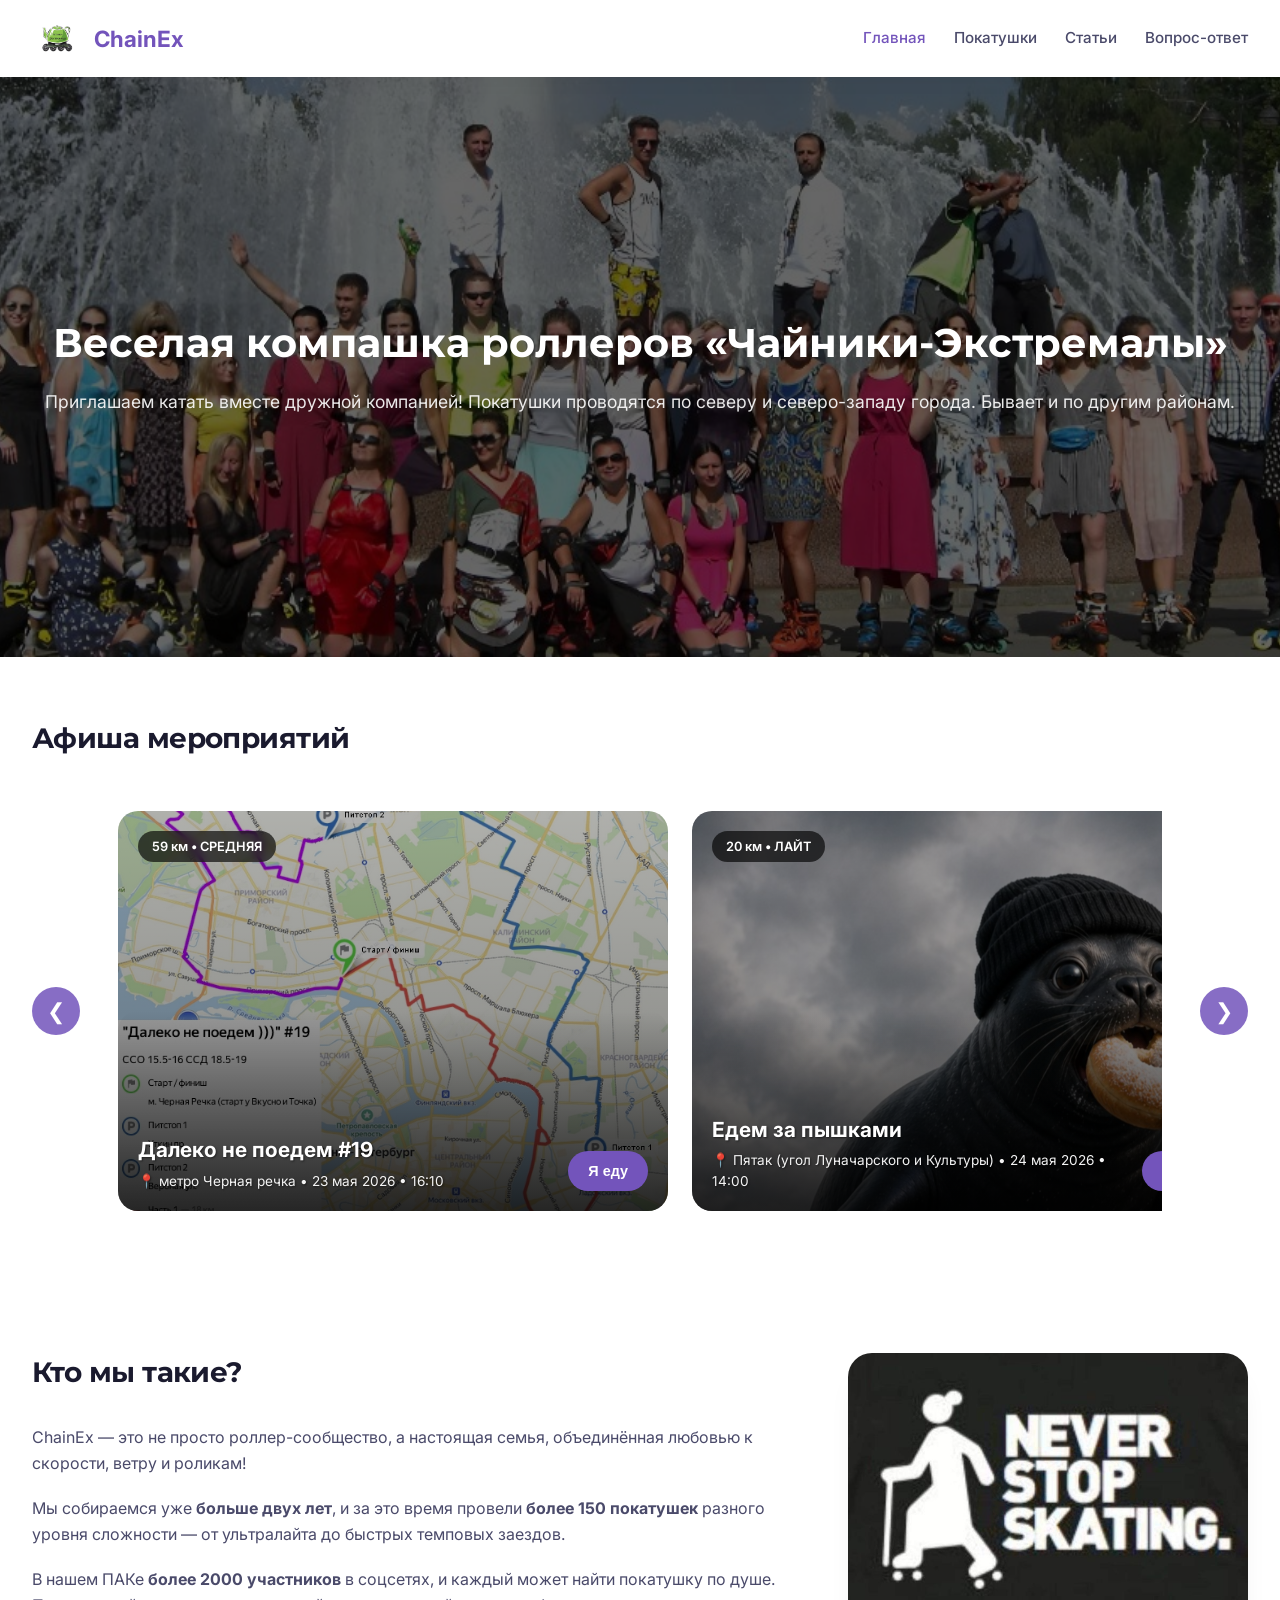
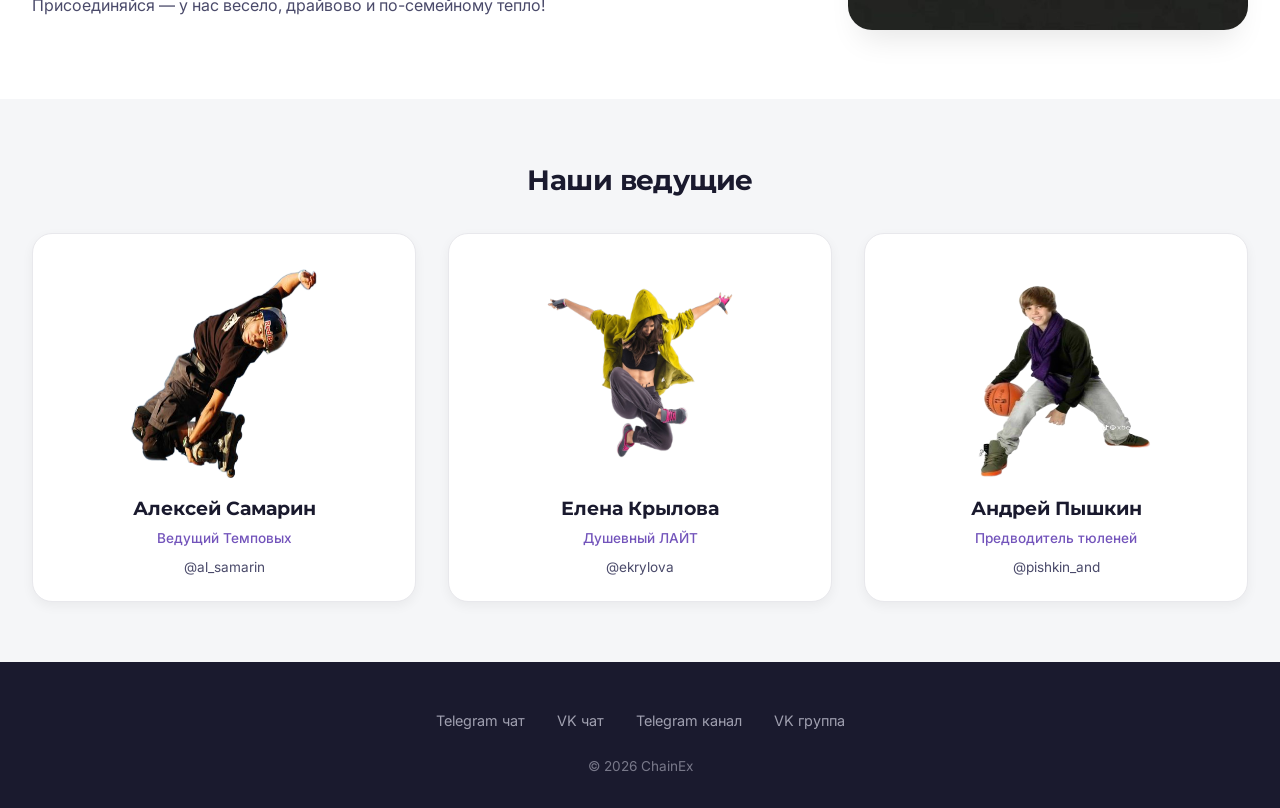
<file: index.html>
<!DOCTYPE html>
<html lang="ru">
<head>
    <meta charset="UTF-8">
    <meta name="viewport" content="width=device-width, initial-scale=1.0">
    <title>ChainEx — Роллер сообщество</title>
    <link rel="preconnect" href="https://fonts.googleapis.com">
    <link rel="preconnect" href="https://fonts.gstatic.com" crossorigin>
    <link href="https://fonts.googleapis.com/css2?family=Inter:opsz,wght@14..32,400;14..32,500;14..32,600;14..32,700&family=Montserrat:wght@400;500;600;700;800&display=swap" rel="stylesheet">
    <link rel="stylesheet" href="css/style.css">
</head>
<body>
    <header class="header">
        <div class="header__container">
            <div class="header__logo-wrapper">
                <img src="images/logo.png" alt="ChainEx" class="header__logo-img" onerror="this.style.display='none'; this.nextSibling.style.display='block'">
                <a href="index.html" class="header__logo">ChainEx</a>
            </div>
            <div class="header__burger" id="burger">☰</div>
            <nav class="header__nav" id="nav">
                <a href="index.html" class="header__link header__link--active">Главная</a>
                <a href="rides.html" class="header__link">Покатушки</a>
                <a href="articles.html" class="header__link">Статьи</a>
                <a href="faq.html" class="header__link">Вопрос-ответ</a>
            </nav>
        </div>
    </header>

    <main>
        <section class="hero hero--with-bg">
            <div class="hero__bg">
                <img src="images/hero-bg.jpg" alt="Роллеры" class="hero__image" onerror="this.style.display='none'">
            </div>
            <div class="container hero__content">
                <h1 class="hero__title">Веселая компашка роллеров «Чайники-Экстремалы»</h1>
                <p class="hero__subtitle">Приглашаем катать вместе дружной компанией! Покатушки проводятся по северу и северо-западу города. Бывает и по другим районам.</p>
            </div>
        </section>

        <section class="carousel-section">
            <div class="container">
                <h1 class="section-title section-title--left">Афиша мероприятий</h1>
                <div class="carousel">
                    <button class="carousel__btn carousel__btn--prev" id="carouselPrev">❮</button>
                    <div class="carousel__track-container">
                        <div class="carousel__track" id="carouselTrack"></div>
                    </div>
                    <button class="carousel__btn carousel__btn--next" id="carouselNext">❯</button>
                </div>
            </div>
        </section>

        <section class="about-community">
            <div class="container">
                <div class="about-community__wrapper">
                    <div class="about-community__text">
                        <h1 class="section-title section-title--left">Кто мы такие?</h1>
                        <p>ChainEx — это не просто роллер-сообщество, а настоящая семья, объединённая любовью к скорости, ветру и роликам!</p>
                        <p>Мы собираемся уже <strong>больше двух лет</strong>, и за это время провели <strong>более 150 покатушек</strong> разного уровня сложности — от ультралайта до быстрых темповых заездов.</p>
                        <p>В нашем ПАКе <strong>более 2000 участников</strong> в соцсетях, и каждый может найти покатушку по душе. Присоединяйся — у нас весело, драйвово и по-семейному тепло!</p>
                    </div>
                    <div class="about-community__image">
                        <img src="images/aboutus.jpg" alt="ChainEx community" onerror="this.src='https://placehold.co/400x300?text=ChainEx'">
                    </div>
                </div>
            </div>
        </section>

        <section class="leaders">
            <div class="container">
                <h1 class="section-title">Наши ведущие</h1>
                <div class="leaders__grid">
                    <div class="leader-card">
                        <img src="images/ved1.png" alt="Алексей Самарин" class="leader-card__img">
                        <h3>Алексей Самарин</h3>
                        <p>Ведущий Темповых</p>
                        <div class="leader-card__contacts">@al_samarin</div>
                    </div>
                    <div class="leader-card">
                        <img src="images/ved2.png" alt="Елена Крылова" class="leader-card__img">
                        <h3>Елена Крылова</h3>
                        <p>Душевный ЛАЙТ</p>
                        <div class="leader-card__contacts">@ekrylova</div>
                    </div>
                    <div class="leader-card">
                        <img src="images/ved3.png" alt="Андрей Пышкин" class="leader-card__img">
                        <h3>Андрей Пышкин</h3>
                        <p>Предводитель тюленей</p>
                        <div class="leader-card__contacts">@pishkin_and</div>
                    </div>
                </div>
            </div>
        </section>
    </main>

    <footer class="footer">
        <div class="footer__container">
            <div class="footer__social">
                <a href="https://t.me/+fnqPfX-vsQVmZWNi">Telegram чат</a>
                <a href="https://vk.me/join/92tXtql44DBd1jFhWO5o3m31cNhzG6LH1RU=">VK чат</a>
                <a href="https://t.me/chainexpak">Telegram канал</a>
                <a href="https://vk.com/chainex">VK группа</a>
            </div>
            <p>© 2026 ChainEx</p>
        </div>
    </footer>

    <script src="js/main.js"></script>
    <script src="js/carousel.js"></script>
</body>
</html>
</file>
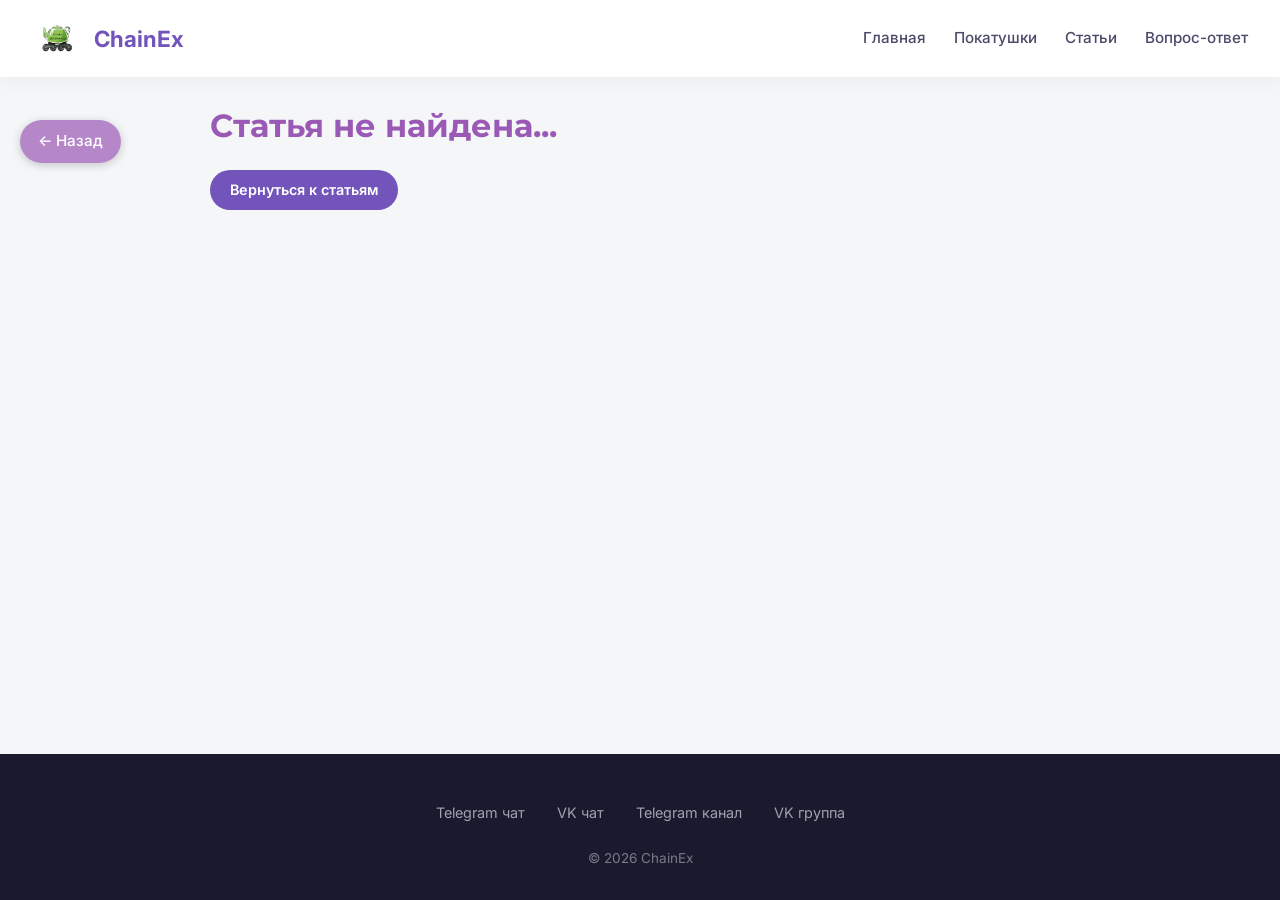
<file: article.html>
<!DOCTYPE html>
<html lang="ru">
<head>
    <meta charset="UTF-8">
    <meta name="viewport" content="width=device-width, initial-scale=1.0">
    <title>ChainEx — Статья</title>
    <link rel="preconnect" href="https://fonts.googleapis.com">
    <link rel="preconnect" href="https://fonts.gstatic.com" crossorigin>
    <link href="https://fonts.googleapis.com/css2?family=Inter:opsz,wght@14..32,400;14..32,600;14..32,700&family=Poppins:wght@400;600;700&display=swap" rel="stylesheet">
    <link rel="stylesheet" href="css/style.css">
    <style>
        body {
            display: flex;
            flex-direction: column;
            min-height: 100vh;
            background: #f5f6f8;
        }
        main {
            flex: 1;
            padding-top: 30px;
            background: #f5f6f8;
        }
        .article-simple {
            max-width: 900px;
            margin: 0 auto;
            background: transparent;
            padding: 0 20px 40px;
        }
        .article-simple h1 {
            color: #9b59b6;
            margin-bottom: 20px;
            font-size: 2rem;
        }
        .article-simple h2 {
            margin-top: 30px;
            margin-bottom: 15px;
            color: #2c3e50;
        }
        .article-simple p {
            font-size: 1rem;
            line-height: 1.6;
            margin-bottom: 1rem;
        }
        .article-simple h3 {
            margin-top: 20px;
            margin-bottom: 10px;
            color: #9b59b6;
        }
        .test-buttons {
            display: flex;
            gap: 15px;
            flex-wrap: wrap;
            margin: 20px 0;
        }
        .info-box {
            background: #ffffff;
            padding: 20px;
            border-radius: 15px;
            margin-top: 20px;
        }
        .article-img {
            width: 100%;
            max-width: 500px;
            border-radius: 20px;
            margin: 20px auto;
            display: block;
        }
        .fixed-back-btn {
            position: fixed;
            top: 120px;
            left: 20px;
            z-index: 1000;
            background: rgba(155, 89, 182, 0.7);
            backdrop-filter: blur(4px);
            color: white;
            padding: 10px 18px;
            border-radius: 40px;
            text-decoration: none;
            font-weight: 500;
            font-size: 0.95rem;
            transition: all 0.3s ease;
            display: flex;
            align-items: center;
            gap: 6px;
            border: none;
            cursor: pointer;
            box-shadow: 0 2px 10px rgba(0,0,0,0.2);
        }
        .fixed-back-btn:hover {
            background: rgba(155, 89, 182, 0.9);
            transform: translateX(-3px);
        }
        @media (max-width: 768px) {
            .fixed-back-btn {
                top: 100px;
                left: 15px;
                padding: 6px 14px;
                font-size: 0.85rem;
            }
        }
    </style>
</head>
<body>
    <a href="articles.html" class="fixed-back-btn">← Назад</a>

    <header class="header">
        <div class="header__container">
            <div class="header__logo-wrapper">
                <img src="images/logo.png" alt="ChainEx" class="header__logo-img" onerror="this.style.display='none'; this.nextSibling.style.display='block'">
                <a href="index.html" class="header__logo">ChainEx</a>
            </div>
            <div class="header__burger" id="burger">☰</div>
            <nav class="header__nav" id="nav">
                <a href="index.html" class="header__link">Главная</a>
                <a href="rides.html" class="header__link">Покатушки</a>
                <a href="articles.html" class="header__link">Статьи</a>
                <a href="faq.html" class="header__link">Вопрос-ответ</a>
            </nav>
        </div>
    </header>

    <main>
        <div class="container">
            <div id="articleContent" class="article-simple">Загрузка...</div>
        </div>
    </main>

    <footer class="footer">
        <div class="footer__container">
            <div class="footer__social">
                <a href="https://t.me/+fnqPfX-vsQVmZWNi">Telegram чат</a>
                <a href="https://vk.me/join/92tXtql44DBd1jFhWO5o3m31cNhzG6LH1RU=">VK чат</a>
                <a href="https://t.me/chainexpak">Telegram канал</a>
                <a href="https://vk.com/chainex">VK группа</a>
            </div>
            <p>© 2026 ChainEx</p>
        </div>
    </footer>

    <script src="js/main.js"></script>
    <script>
        const articlesData = [
            {
                id: 1,
                title: "Направления в роллер спорте",
                content: `
                    <p>Давайте разберёмся, что же из себя представляют нижеперечисленные дисциплины и кому они подойдут:</p>
                    <h3>СЛАЙДЫ</h3>
                    <p>Дисциплина включает себя красивые и сложные элементы торможения на специальной слайдовой (скользкой) дорожке. Оценивается сложность элементов, их протяжённость (сколько метров идёт скольжение) и комбинация (несколько элементов, вытекающие друг за другом, за один проезд).</p>
                    <p>Подойдёт для трудолюбивых, усидчивых ребят, готовые повторять один и тот же элемент на протяжении долгого времени.</p>
                    <img src="images/articles/1-1.jpg" alt="Роллер спорт" class="article-img">
                    <h3>ПРЫЖКИ</h3>
                    <p>Состоят из нескольких номинаций - прыжки в длину, прыжки в высоту через планку и прыжки в высоту с трамплина. Оценивается максимальная высота/длина прыжка.</p>
                    <p>Дисциплина подойдёт как для трудолюбивых и спокойных спортсменов, так и для активных, смелых ребят.</p>
                    <img src="images/articles/1-2.jpg" alt="Роллер спорт" class="article-img">
                    <h3>ФРИСКЕЙТ</h3>
                    <p>Это экстремальное катание по городу на роликовых коньках, основными элементами которого являются высокая скорость при преодолении препятствий в виде лестниц и бордюров. Включает в себя изучение базовых слайдов, прыжков и катание в скейт-парке.</p>
                    <p>Идеально подойдёт для смелых непоседливых ребят, которым нравится разнообразие и импровизация!</p>
                    <img src="images/articles/1-3.jpg" alt="Роллер спорт" class="article-img">
                    <h3>СПИДСКЕЙТИНГ</h3>
                    <p>Преодоление различных дистанций (300/500/1000/3000/5000/... метров) на время. Спортсмены бегут на открытом или закрытом треке по кругу.</p>
                    <p>Хорошо подойдёт энергичным, выносливым, трудолюбивым ребятам, которым нравится скорость!</p>
                    <img src="images/articles/1-4.jpg" alt="Роллер спорт" class="article-img">
                    <h3>ФРИСТАЙЛ СЛАЛОМ</h3>
                    <p>Совмещает в себе фигурное катание со слаломными элементами на дорожке из 20 конусов. Оценивается чистота исполнения, сложность элементов и общий вид номера (музыка + костюм + элементы).</p>
                    <p>Понравится ребятам, пришедшим из танцев или фигурного катания. Для того чтобы достичь хороших результатов понадобится терпение, усидчивость и готовность отрабатывать одно и то же по много-много-много раз.</p>
                    <img src="images/articles/1-5.jpg" alt="Роллер спорт" class="article-img">
                    <h3>СКОРОСТНОЙ СЛАЛОМ</h3>
                    <p>Преодоление 20 конусов в ряд на одной ноге змейкой на время.</p>
                    <p>Дисциплина подойдёт как для трудолюбивых и спокойных спортсменов, так и для активных и энергичных ребят!</p>
                    <img src="images/articles/1-6.jpg" alt="Роллер спорт" class="article-img">
                    <div class="info-box">
                        <p>💡 Если всё ещё не можешь определиться — попробуйте всего по чуть-чуть и посмотрите, что больше всего вам понравится!</p>
                    </div>
                `
            },
            {
                id: 2,
                title: "Тест: какие ролики тебе подходят?",
                content: "test"
            },
            {
                id: 3,
                title: "Езда по городу",
                content: `
                    <p>Во время покатушки роллеры должны следовать за ведущим, соблюдать безопасную дистанцию и смотреть на специальные знаки (жесты):</p>
                    <h3>Сигналы жестами</h3>
                    <ul>
                        <li><strong>👆 Прямая рука поднятая вверх</strong> – сигнал торможения в связи с приближением перекрёстка, препятствия и прочих объектов, где необходимо сбавлять скорость;</li>
                        <li><strong>🙌 Две руки (прямые) поднятые вверх</strong> – сигнал ПОЛНОЙ остановки, например, перед светофором, переходом или участком с отсутствием асфальта;</li>
                        <li><strong>👉 Прямая рука вправо/влево</strong> – указатель поворота;</li>
                        <li><strong>👏 Хлопанье руками (либо защитой на запястье)</strong> – сигнал начала движения.</li>
                    </ul>
                    <div class="info-box">
                        <p>⚠️ <strong>ВСЕ СИГНАЛЫ ПЕРЕДАЮТСЯ ОТ НАЧАЛА КОЛОННЫ ПО ЦЕПОЧКЕ К КОНЦУ КОЛОННЫ!</strong> Сигналы необходимо держать несколько секунд, чтобы его увидели.</p>
                    </div>
                    <p>Данные жесты используются для организации движения колонны и безопасности её движения. Если вы на массовой покатушке, то должны смотреть на впереди едущего роллера и передавать его сигналы едущим за вами.</p>
                    <h3>Правила движения по тротуару</h3>
                    <p>Роллер по действующим законам не является участником дорожного движения и должен передвигаться по тротуарам, но роллерам частенько приходится двигаться по проезжей части. Поэтому для роллера существуют определённые правила, направленные на его безопасность и адекватное понимание со стороны пешеходов и автомобилистов:</p>
                    <ul>
                        <li><strong>Разъезжаться с пешеходами без столкновений!</strong> Если пешеход движется вам навстречу – лучше заранее сманеврировать, приняв сторону, к которой вы хотите прижаться, и не выполнять резких движений. Если же вы сами не уверены в своих силах – лучше немного притормозить и разъехаться на меньшей скорости.</li>
                        <li><strong>Не смотреть пешеходу в глаза и не выказывать испуг</strong> – это поможет избежать паники.</li>
                        <li><strong>Обгонять пешехода со спины</strong> – в том же направлении, в котором движется пешеход. Роллер передвигается бесшумно, поэтому пешеход не "дернется" в вашу сторону в последний момент.</li>
                        <li><strong>Предупреждать пешеходов окликом или звоночком.</strong> Если вы движетесь в начале большой колонны – предупреждайте пешеходов, что за вами едет ещё много таких же!</li>
                        <li><strong>Дать понять, куда вы хотите поехать.</strong> Помните: тротуар – это территория людей, движущихся со скоростью 5 км/ч, а основа безопасности при движении в потоке – движение со скоростью потока!</li>
                    </ul>
                    <h3>Правила движения по проезжей части</h3>
                    <p>Езда по дорогам – мера вынужденная: либо отсутствует нормальный тротуар, либо покатушка быстрая, а по дороге ехать значительно быстрее. По сути, роллеры на дорогах – вне закона!</p>
                    <ul>
                        <li><strong>Ехать по дороге можно</strong>, если на дороге минимум две полосы для одного направления движения и на них низкий трафик. На трёх и более полосных дорогах крайняя правая полоса обычно свободна – там есть место для роллера.</li>
                        <li><strong>Перед выездом на дорогу оцените ситуацию</strong> и убедитесь, что машин мало и места достаточно.</li>
                        <li><strong>Роллер занимает более широкую полосу</strong>, чем велосипедист, едет медленнее и не может так же резко тормозить!</li>
                        <li><strong>Двигаясь по крайней правой полосе, всегда слушайте звук приближающегося транспорта</strong> (либо оглядывайтесь), при необходимости прижимайтесь к обочине.</li>
                        <li><strong>Смотрите под ноги</strong> – следите за ливнёвками, люками (особенно открытыми), песком и камнями у обочины.</li>
                        <li><strong>О любой опасности предупреждайте поднятой вверх рукой</strong> (сигнал торможения).</li>
                    </ul>
                    <h3>Пересечение перекрёстков</h3>
                    <p>Роллер не может совершать маневры на дороге так же, как автомобиль. Двигаемся мы как автомобиль по крайней правой, а маневры совершаем как пешеход.</p>
                    <ul>
                        <li><strong>Не ждите, что автомобили вас пропустят</strong> – лучше пропустите их сами, либо перейдите дорогу по пешеходному переходу.</li>
                        <li><strong>Главное правило</strong> – пропускать автомобиль, либо сначала убедиться, что он вас пропускает!</li>
                        <li><strong>Показывайте знаки поворота</strong> – это одно из немногих, что водители понимают в движении роллера.</li>
                    </ul>
                    <div class="info-box">
                        <p><strong>В тёмное время суток</strong> позаботьтесь, чтобы вас было видно! В идеале – красный мигающий фонарь сзади и белый фонарь спереди. Минимум – светоотражающие наклейки, нашивки или браслеты. Самые жуткие аварии происходят в темноте!</p>
                    </div>
                `
            },
            {
                id: 4,
                title: "Катание на роликах — это полезно!",
                content: `
                    <p>Катание на роликах - это не только весело, но ещё и полезно!</p>
                    <ul>
                        <li> во время катания на роликах у детей равномерно развиваются все группы мышц и начинает расти мышечная масса;</li>
                        <li> ролики очень хорошо развивают координацию, баланс, контроль равновесия - ребёнок учится контролировать и управлять своим телом, начинает меньше падать и ему становиться легче заниматься другими видами спорта;</li>
                        <li> при неправильной постановке стоп ролики помогут ее скорректрировать, так как толчок на роликах идёт в положении ног галочкой (пятки вместе, носочки широко) и по-другому ехать просто не получится;</li>
                        <li> телодвижения становятся более пластичными;</li>
                        <li> повышается выносливость организма, при езде на длинные дистанции или против ветра (станет гораздо легче сдавать зачёты по физкультуре);</li>
                        <li> очень легко найти единомышленников на улице или на занятиях в роллершколах для совместных покатушек и прогулок по городу;</li>
                        <li> всегда есть чему учиться! В роллерспорте очень большой выбор дисциплин, обязательно найдется занятие, подходящее характеру и темпераменту ребёнка;</li>
                        <li> ролики помогают расслабиться после интенсивной мозговой деятельности (после контрольных работ в школе или во время экзаменов), снять нервное напряжение, снять напряжение со спины после долгого сидения и получить удовольствие от катания (при физических нагрузках идёт выделение гормона счастья);</li>
                        <li> при регулярных нагрузках будет уходить лишний вес, так как на роликах совмещается кардио и силовая нагрузка;</li>
                        <li> катание на роликах станет отличным способом проведения свободного времени в кругу друзей и альтернативой компьютерным играм.</li>
                    </ul>
                    <div class="info-box">
                        <p style="margin: 0;">Катайся с удовольствием и будь здоров!</p>
                    </div>
                `
            },
            {
                id: 5,
                title: "Как ухаживать за роликами?",
                content: `
                    <p>Катание на роликах становится все более популярным. Однако далеко не все райдеры знают, как правильно ухаживать за коньками, чтобы они служили как можно дольше. Ходовая часть роликов изнашивается от попадания внутрь грязи, песка, воды из луж. Колеса неравномерно стираются, оси прикипают, внутренник пропитывается потом.</p>
                    <p>Регулярный своевременный уход продлевает срок службы деталей. Чистые смазанные коньки хорошо катятся и не вызывают у роллера дискомфорта.</p>
                    <h3>Общий осмотр</h3>
                    <p>Начинающим райдерам важно выработать привычку проверять ролики после каждой поездки, чтобы вовремя обнаружить и устранить дефекты. Во время осмотра особое внимание следует обратить на следующие элементы:</p>
                    <ul>
                        <li><strong>Подшипники</strong> — мелкий мусор и влага попадают внутрь через зазоры пылезащитных пластин, смазка уплотняется и комкуется, поэтому шарики начинают ржаветь и хуже вращаться. В итоге райдеру приходится тратить время на раскатывание роликов или чаще менять подшипники.</li>
                        <li><strong>Колеса</strong> — из-за неравномерной нагрузки они быстрее деформируются и становятся несимметричными. Перестановка колес позволяет замедлить этот процесс и дольше кататься, не меняя весь комплект.</li>
                        <li><strong>Ботинки</strong> — грязь и пыль с пластиковых деталей может попадать в крепления и подвижные элементы. Поэтому ботинки рекомендуется очищать после каждого катания. Лайнеры, впитавшие пот от ног, сушат или стирают, чтобы удалить неприятный запах.</li>
                    </ul>
                    <h3>Чистка подшипников</h3>
                    <p>Важнейший элемент роликовых коньков требует особенно бережного отношения. От состояния подшипников зависит, насколько быстрым, комфортным и безопасным будет ваше катание. Чтобы кататься быстрее и дольше без замены подшипников, их нужно вовремя обслуживать.</p>
                    <p><strong>Для промывки подшипников понадобятся:</strong></p>
                    <ul>
                        <li>бензин (можно использовать уайт-спирит или специальный очиститель для подшипников);</li>
                        <li>ёмкость с крышкой (например, небольшая стеклянная банка);</li>
                        <li>пластиковая бутылка для отработанного бензина;</li>
                        <li>низкая ёмкость с плоским дном;</li>
                        <li>воронка;</li>
                        <li>деревянная палочка для насадки подшипника.</li>
                    </ul>
                    <div class="info-box">
                        <p>💡Бензин отлично растворяет и смывает любые смазки вместе с налипшей на них грязью и песком. Не стоит пытаться использовать для промывки различные растворители — остатки старой смазки могут загустеть.</p>
                    </div>
                    <p><strong>Процесс чистки:</strong></p>
                    <ol>
                        <li>Извлеките подшипники из колёс.</li>
                        <li>Определите тип подшипника (разборные / неразборные). У разборных снимите стопорное кольцо и пыльник.</li>
                        <li>Поместите все подшипники в банку и залейте бензином так, чтобы он покрыл их полностью.</li>
                        <li>Закройте крышку и встряхивайте банку в течение нескольких минут.</li>
                        <li>Оставьте на 10–15 минут, затем снова встряхните.</li>
                        <li>На палочку наденьте подшипник и опустите в бензин, прокручивая его до полного очищения.</li>
                        <li>Промойте пыльники и стопорные кольца.</li>
                        <li>Выложите все детали на чистую бумагу или ткань для просушки.</li>
                    </ol>
                    <p>Отработанный бензин слейте в отдельную бутылку — он пригодится для следующей чистки (после отстаивания осадка чистый слой можно использовать повторно 5–7 раз).</p>
                    <h3>Смазка подшипников</h3>
                    <p>После полной просушки можно приступать к смазке. Для обработки подшипников применяют:</p>
                    <ul>
                        <li><strong>Пластичные составы (Grease)</strong> — производятся на литиевой основе. Обладают большей вязкостью, обеспечивают больший ресурс и лучше защищают от пыли и грязи. Рекомендуется использовать ЛИТОЛ-24 или зарубежные аналоги.</li>
                        <li><strong>Жидкие смазки (Oil)</strong> — обеспечивают максимальную лёгкость вращения, но требуют частого обслуживания (каждые 60–100 км). Подходят для подшипников класса ABEC 5 и выше.</li>
                    </ul>
                    <div class="info-box">
                        <p>⚠️ Не рекомендуется самостоятельно смешивать разные типы смазок или добавлять смазку поверх старой — лучше полностью промыть подшипник и нанести свежую смазку (около 30% от внутреннего объёма). Не переусердствуйте с количеством — избыток смазки ухудшает вращение и повышает износ.</p>
                    </div>
                    <h3>Уход за колесами</h3>
                    <p>Перед установкой колёс на раму оцените их износ. Ротация (перестановка) колёс продлевает их срок службы, возвращает роликам маневренность и скорость.</p>
                    <ul>
                        <li><strong>Перекрёстная схема</strong> — самый распространённый способ, увеличивает ресурс колёс примерно на 30%. Подходит при равномерной нагрузке на все колёса.</li>
                        <li><strong>Индивидуальная схема</strong> — при неравномерном износе (например, при длительном катании с упором на одну сторону) колёса сортируют по размеру и переставляют самые изношенные на 1 позицию.</li>
                    </ul>
                    <h3>Уход за ботинками</h3>
                    <p>Во время катания на ботинках оседает пыль, остаются следы грязи и травы. Чтобы они долго сохраняли аккуратный вид:</p>
                    <ul>
                        <li>Пластиковые части достаточно протирать влажной тряпкой после каждой поездки.</li>
                        <li>Лайнеры (внутренние ботинки) рекомендуется регулярно сушить и при необходимости стирать согласно инструкции производителя.</li>
                        <li>Храните ролики в сухом месте, избегайте длительного воздействия прямых солнечных лучей и влаги.</li>
                    </ul>
                    <div class="info-box">
                        <p>Своевременный уход за роликами — залог долгой и безопасной езды. Уделяйте конькам немного внимания, и они отблагодарят вас комфортным катанием!</p>
                    </div>
                `
            }
        ];

        const urlParams = new URLSearchParams(window.location.search);
        const articleId = parseInt(urlParams.get('id'));
        const article = articlesData.find(a => a.id === articleId);
        const container = document.getElementById('articleContent');

        if (article) {
            if (article.content === "test") {
                container.innerHTML = `
                    <h1>${article.title}</h1>
                    <div id="testContainer">
                        <p><strong>1. Что ты хочешь от катания?</strong></p>
                        <div class="test-buttons">
                            <button class="btn btn--primary test-opt" data-type="fit">Спокойно кататься</button>
                            <button class="btn btn--primary test-opt" data-type="agg">Трюки и прыжки</button>
                            <button class="btn btn--primary test-opt" data-type="free">Маневрировать</button>
                            <button class="btn btn--primary test-opt" data-type="speed">Быстрая езда</button>
                        </div>
                        <p style="margin-top: 20px;"><strong>2. Где планируешь кататься чаще всего?</strong></p>
                        <div class="test-buttons" id="secondQuestion">
                            <button class="btn btn--primary test-opt2" data-type="fit">По парку</button>
                            <button class="btn btn--primary test-opt2" data-type="agg">В скейт-парке</button>
                            <button class="btn btn--primary test-opt2" data-type="free">По городу</button>
                            <button class="btn btn--primary test-opt2" data-type="speed">За городом</button>
                        </div>
                        <p style="margin-top: 20px;"><strong>3. Какой у тебя уровень катания?</strong></p>
                        <div class="test-buttons" id="thirdQuestion">
                            <button class="btn btn--primary test-opt3" data-type="fit">Новичок</button>
                            <button class="btn btn--primary test-opt3" data-type="free">Средний</button>
                            <button class="btn btn--primary test-opt3" data-type="agg">Продвинутый</button>
                        </div>
                    </div>
                    <div id="testResult"></div>
                `;
                let scores = { fit: 0, agg: 0, free: 0, speed: 0 };
                document.querySelectorAll('.test-opt').forEach(btn => {
                    btn.addEventListener('click', () => {
                        scores[btn.dataset.type] += 2;
                        btn.style.opacity = '0.5';
                        btn.disabled = true;
                    });
                });
                document.querySelectorAll('.test-opt2').forEach(btn => {
                    btn.addEventListener('click', () => {
                        scores[btn.dataset.type] += 2;
                        btn.style.opacity = '0.5';
                        btn.disabled = true;
                    });
                });
                document.querySelectorAll('.test-opt3').forEach(btn => {
                    btn.addEventListener('click', () => {
                        scores[btn.dataset.type] += 2;
                        btn.style.opacity = '0.5';
                        btn.disabled = true;
                        const maxType = Object.keys(scores).reduce((a, b) => scores[a] > scores[b] ? a : b);
                        const names = { fit: "Фитнес-ролики 🟢", agg: "Агрессив-ролики 🔴", free: "Фристайл-ролики 🟣", speed: "Спидскейтинг 🟠" };
                        const advices = { fit: "Для прогулок по паркам и набережным. Ищи модели с мягкими колёсами 78-82A.", agg: "Для скейт-парков, рам и трюков. Бери усиленные ролики с маленькими колёсами.", free: "Для слалома, маневров и городского катания. Важна хорошая фиксация голеностопа.", speed: "Для скорости, длинных дистанций и загородных трасс. Нужны ролики с длинной рамой и большими колёсами." };
                        document.getElementById('testResult').innerHTML = `<h3>🎉 Тебе подходят: ${names[maxType]}</h3><p>${advices[maxType]}</p><button class="btn btn--secondary" onclick="location.reload()">Пройти заново</button>`;
                        document.getElementById('testContainer').innerHTML = '';
                    });
                });
            } else {
                container.innerHTML = `<h1>${article.title}</h1>${article.content}`;
            }
        } else {
            container.innerHTML = `<h1>Статья не найдена...</h1><a href="articles.html" class="btn btn--primary">Вернуться к статьям</a>`;
        }
    </script>
</body>
</html>
</file>
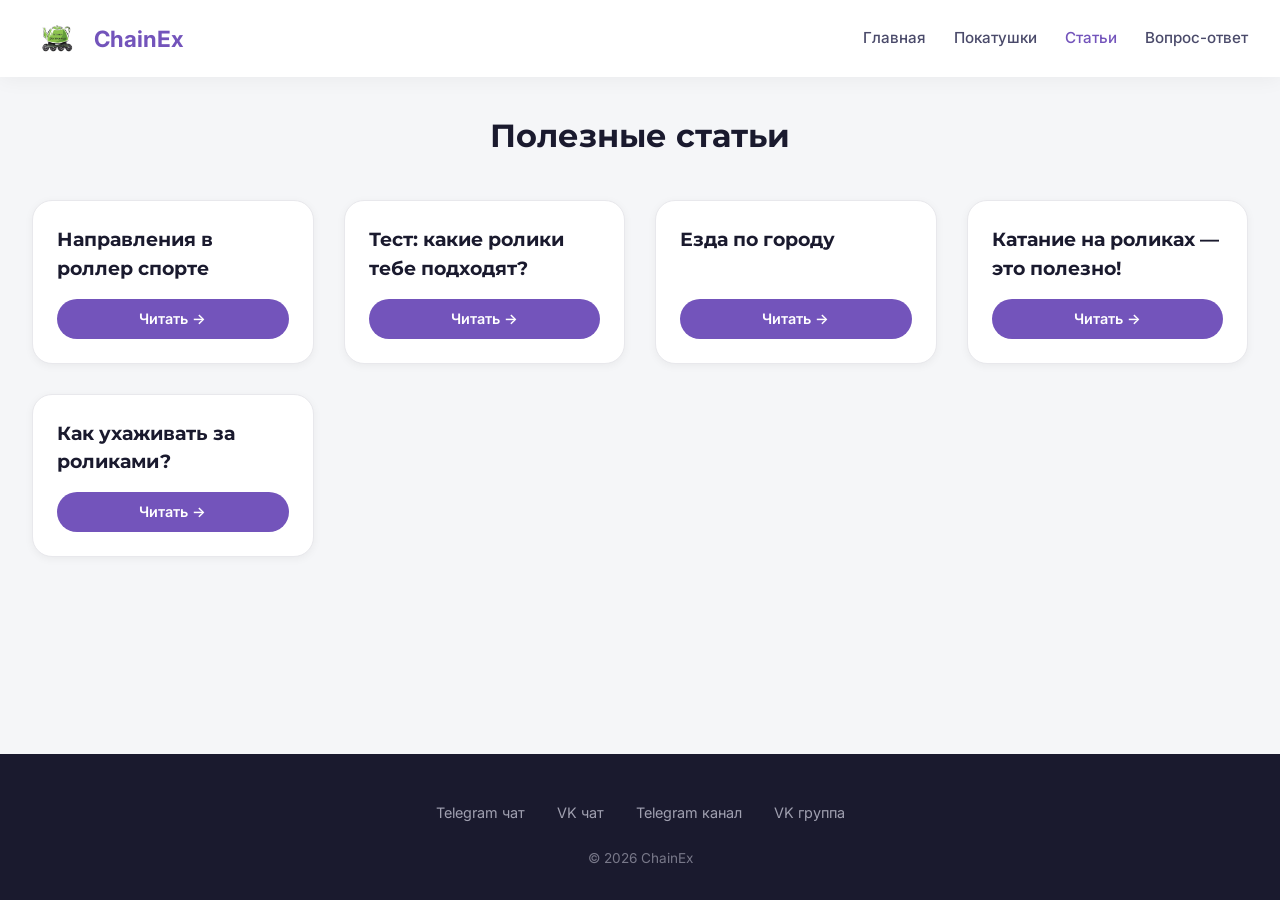
<file: articles.html>
<!DOCTYPE html>
<html lang="ru">
<head>
    <meta charset="UTF-8">
    <meta name="viewport" content="width=device-width, initial-scale=1.0">
    <title>ChainEx — Статьи</title>
    <link rel="preconnect" href="https://fonts.googleapis.com">
    <link rel="preconnect" href="https://fonts.gstatic.com" crossorigin>
    <link href="https://fonts.googleapis.com/css2?family=Inter:opsz,wght@14..32,400;14..32,600;14..32,700&family=Poppins:wght@400;600;700&display=swap" rel="stylesheet">
    <link rel="stylesheet" href="css/style.css">
</head>
<body>
    <header class="header">
        <div class="header__container">
            <div class="header__logo-wrapper">
                <img src="images/logo.png" alt="ChainEx" class="header__logo-img" onerror="this.style.display='none'; this.nextSibling.style.display='block'">
                <a href="index.html" class="header__logo">ChainEx</a>
            </div>
            <div class="header__burger" id="burger">☰</div>
            <nav class="header__nav" id="nav">
                <a href="index.html" class="header__link">Главная</a>
                <a href="rides.html" class="header__link">Покатушки</a>
                <a href="articles.html" class="header__link header__link--active">Статьи</a>
                <a href="faq.html" class="header__link">Вопрос-ответ</a>
            </nav>
        </div>
    </header>

    <main>
        <div class="container">
            <div class="articles-intro">
                <h1>Полезные статьи</h1>
            </div>
            <div class="articles-grid" id="articlesGrid"></div>
        </div>
    </main>

    <footer class="footer">
        <div class="footer__container">
            <div class="footer__social">
                <a href="https://t.me/+fnqPfX-vsQVmZWNi">Telegram чат</a>
                <a href="https://vk.me/join/92tXtql44DBd1jFhWO5o3m31cNhzG6LH1RU=">VK чат</a>
                <a href="https://t.me/chainexpak">Telegram канал</a>
                <a href="https://vk.com/chainex">VK группа</a>
            </div>
            <p>© 2026 ChainEx</p>
        </div>
    </footer>

    <script src="js/main.js"></script>
    <script src="js/articles.js"></script>
</body>
</html>
</file>
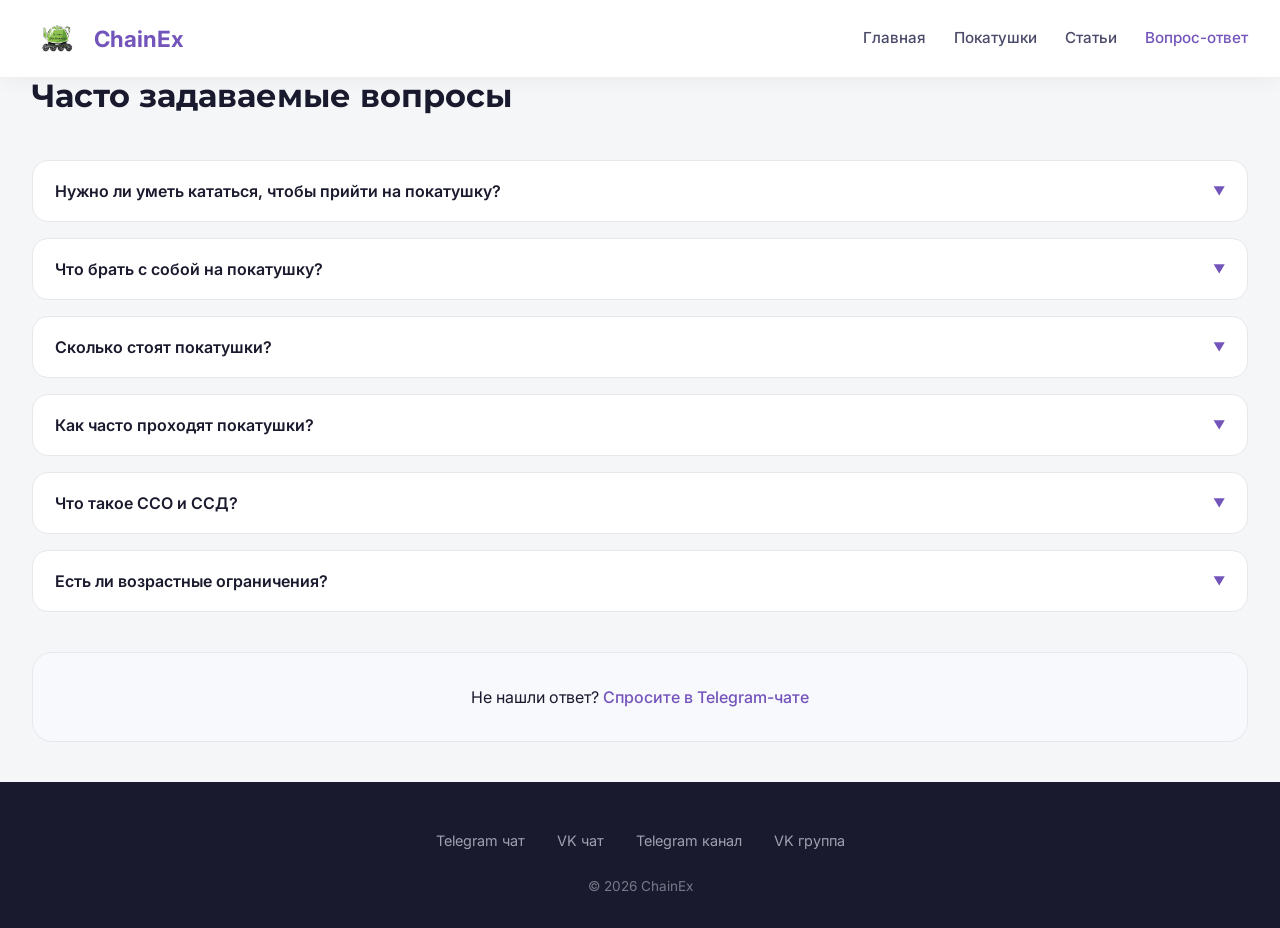
<file: faq.html>
<!DOCTYPE html>
<html lang="ru">
<head>
    <meta charset="UTF-8">
    <meta name="viewport" content="width=device-width, initial-scale=1.0">
    <title>ChainEx — Вопрос-ответ</title>
    <link rel="preconnect" href="https://fonts.googleapis.com">
    <link rel="preconnect" href="https://fonts.gstatic.com" crossorigin>
    <link href="https://fonts.googleapis.com/css2?family=Inter:opsz,wght@14..32,400;14..32,600;14..32,700&family=Poppins:wght@400;600;700&display=swap" rel="stylesheet">
    <link rel="stylesheet" href="css/style.css">
</head>
<body>
    <header class="header">
        <div class="header__container">
            <div class="header__logo-wrapper">
                <img src="images/logo.png" alt="ChainEx" class="header__logo-img" onerror="this.style.display='none'; this.nextSibling.style.display='block'">
                <a href="index.html" class="header__logo">ChainEx</a>
            </div>
            <div class="header__burger" id="burger">☰</div>
            <nav class="header__nav" id="nav">
                <a href="index.html" class="header__link">Главная</a>
                <a href="rides.html" class="header__link">Покатушки</a>
                <a href="articles.html" class="header__link">Статьи</a>
                <a href="faq.html" class="header__link header__link--active">Вопрос-ответ</a>
            </nav>
        </div>
    </header>

    <main>
        <div class="container">
            <h1>Часто задаваемые вопросы</h1>
            <div class="faq-list" id="faqList"></div>
            <div class="faq-notfound">
                <p>Не нашли ответ? <a href="https://t.me/+fnqPfX-vsQVmZWNi" class="faq-notfound__link">Спросите в Telegram-чате</a></p>
            </div>
        </div>
    </main>

    <footer class="footer">
        <div class="footer__container">
            <div class="footer__social">
                <a href="https://t.me/+fnqPfX-vsQVmZWNi">Telegram чат</a>
                <a href="https://vk.me/join/92tXtql44DBd1jFhWO5o3m31cNhzG6LH1RU=">VK чат</a>
                <a href="https://t.me/chainexpak">Telegram канал</a>
                <a href="https://vk.com/chainex">VK группа</a>
            </div>
            <p>© 2026 ChainEx</p>
        </div>
    </footer>

    <script src="js/main.js"></script>
</body>
</html>
</file>
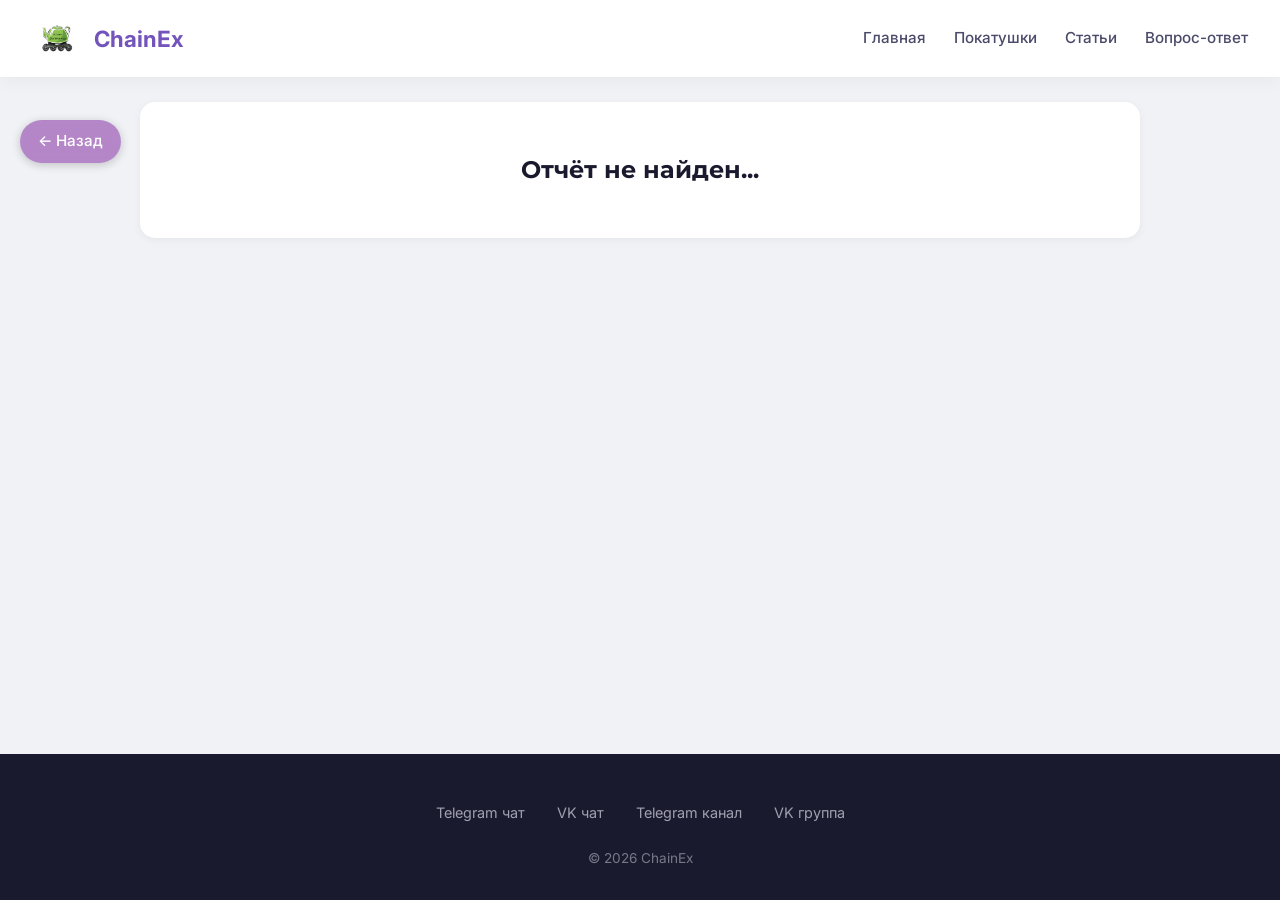
<file: report.html>
<!DOCTYPE html>
<html lang="ru">
<head>
    <meta charset="UTF-8">
    <meta name="viewport" content="width=device-width, initial-scale=1.0">
    <title>ChainEx — Отчёт о покатушке</title>
    <link rel="preconnect" href="https://fonts.googleapis.com">
    <link rel="preconnect" href="https://fonts.gstatic.com" crossorigin>
    <link href="https://fonts.googleapis.com/css2?family=Inter:opsz,wght@14..32,400;14..32,600;14..32,700&family=Poppins:wght@400;600;700&display=swap" rel="stylesheet">
    <link rel="stylesheet" href="css/style.css">
    <style>
        body {
            display: flex;
            flex-direction: column;
            min-height: 100vh;
            background: #f0f2f5;
        }
        main {
            flex: 1;
            padding-top: 30px;
        }
        .report-simple {
            max-width: 1000px;
            margin: 0 auto;
            background: #ffffff;
            overflow: hidden;
            border-radius: 15px;
            box-shadow: 0 2px 8px rgba(0, 0, 0, 0.05);
        }
        .report-simple__header {
            position: relative;
            padding: 80px 50px;
            text-align: center;
            color: white;
            background-size: cover;
            background-position: center;
            min-height: 300px;
            display: flex;
            align-items: center;
            justify-content: center;
        }
        .report-simple__header::before {
            content: '';
            position: absolute;
            top: 0;
            left: 0;
            right: 0;
            bottom: 0;
            background: linear-gradient(rgba(0,0,0,0.5), rgba(0,0,0,0.7));
            z-index: 1;
        }
        .report-simple__header h1,
        .report-simple__header p {
            position: relative;
            z-index: 2;
            text-shadow: 1px 1px 3px rgba(0,0,0,0.5);
        }
        .report-simple__header h1 {
            font-size: 2rem;
            margin-bottom: 10px;
        }
        .report-simple__header p {
            font-size: 1.1rem;
            opacity: 0.9;
        }
        .report-simple__content {
            padding: 40px;
        }
        .stats-grid {
            display: grid;
            grid-template-columns: repeat(auto-fit, minmax(150px, 1fr));
            gap: 15px;
            margin: 20px 0;
        }
        .stat-card {
            background: #f8f9fa;
            padding: 20px;
            border-radius: 15px;
            text-align: center;
        }
        .stat-card__value {
            font-size: 2rem;
            font-weight: bold;
            color: #9b59b6;
        }
        .gallery {
            display: grid;
            grid-template-columns: repeat(auto-fit, minmax(250px, 1fr));
            gap: 20px;
            margin: 30px 0;
        }
        .gallery img {
            width: 100%;
            height: 220px;
            object-fit: cover;
            border-radius: 15px;
            cursor: pointer;
            transition: transform 0.3s ease;
        }
        .gallery img:hover {
            transform: scale(1.02);
        }
        .report-description {
            font-size: 1.1rem;
            margin: 20px 0;
            white-space: pre-line;
            line-height: 1.6;
        }
        .fixed-back-btn {
            position: fixed;
            top: 120px;
            left: 20px;
            z-index: 1000;
            background: rgba(155, 89, 182, 0.7);
            backdrop-filter: blur(4px);
            color: white;
            padding: 10px 18px;
            border-radius: 40px;
            text-decoration: none;
            font-weight: 500;
            font-size: 0.95rem;
            transition: all 0.3s ease;
            display: flex;
            align-items: center;
            gap: 6px;
            border: none;
            cursor: pointer;
            box-shadow: 0 2px 10px rgba(0,0,0,0.2);
        }
        .fixed-back-btn:hover {
            background: rgba(155, 89, 182, 0.9);
            transform: translateX(-3px);
        }
        @media (max-width: 768px) {
            .fixed-back-btn {
                top: 100px;
                left: 15px;
                padding: 6px 14px;
                font-size: 0.85rem;
            }
            .report-simple__header {
                padding: 50px 20px;
                min-height: 220px;
            }
            .report-simple__header h1 {
                font-size: 1.5rem;
            }
        }
    </style>
</head>
<body>
    <a href="rides.html" class="fixed-back-btn">← Назад</a>

    <header class="header">
        <div class="header__container">
            <div class="header__logo-wrapper">
                <img src="images/logo.png" alt="ChainEx" class="header__logo-img" onerror="this.style.display='none'; this.nextSibling.style.display='block'">
                <a href="index.html" class="header__logo">ChainEx</a>
            </div>
            <div class="header__burger" id="burger">☰</div>
            <nav class="header__nav" id="nav">
                <a href="index.html" class="header__link">Главная</a>
                <a href="rides.html" class="header__link">Покатушки</a>
                <a href="articles.html" class="header__link">Статьи</a>
                <a href="faq.html" class="header__link">Вопрос-ответ</a>
            </nav>
        </div>
    </header>

    <main>
        <div class="container">
            <div id="reportContent" class="report-simple">Загрузка...</div>
        </div>
    </main>

    <footer class="footer">
        <div class="footer__container">
            <div class="footer__social">
                <a href="https://t.me/+fnqPfX-vsQVmZWNi">Telegram чат</a>
                <a href="https://vk.me/join/92tXtql44DBd1jFhWO5o3m31cNhzG6LH1RU=">VK чат</a>
                <a href="https://t.me/chainexpak">Telegram канал</a>
                <a href="https://vk.com/chainex">VK группа</a>
            </div>
            <p>© 2026 ChainEx</p>
        </div>
    </footer>

    <script src="js/main.js"></script>
    <script>
        const reportsData = [
            {
                id: 5,
                title: "1я Загородная 2026",
                date: "17 мая 2026",
                location: "Зеленогорск",
                participants: 11,
                distance: 65,
                avgSpeed: 17,
                photos: 4,
                headerBg: "images/ride_past1.jpg",
                description: `Загородные покатушки это как правило совершенно другой формат катания в сравнении с городом, когда на первый план выходит дистанционное катание, практически без остановок и при этом даже с небольшим рельефом.

ПЕРВАЯ Загородная покатушка ПАКа Среднетемповых "1я Загородная 2026" #17 состоялась и запомнилась интересными моментами, которых ранее не бывало !!!
С погодой повезло, приятные +17. После ночного дождика подсохло и больше не поливало, а вот ветер был северо-западный слабый, но постоянно встречный !!!

💥💥💥💥💥💥💥💥💥

Порадовала как обычно дорожка к шалашу, чуть добавилось теристости между Репино и Комарово перед "набережной" (2 участка метров по 150 прям с ацким асфальтом), чуть трещин на дорожке перед Солнечным, и да МОСТ после Сестрорецка над жд отправился на ремонт. Это было сложно, оставлена 1 узкая полоса проезда в каждую сторону, а обход пешеходам доступен по бетонным плитам, которые криво лежат и спускаются вниз к жд. Ехали по проежке навстречу транспорту, по сути остановили поток, водители были благодушны, понимая, что по другому нам никак.

ВПЕРВЫЕ на покатушке проехали по 💪💪💪ГРАНД подъему💪💪💪 в Комарово. Проехали и сразу обновили рекорд этого Подъема в Страве !!! Для тех, кто не знает, эта стена высотой 27 метров (не путать с более пологим заездом и меньшей высотой по ул. Кавалерийская). Это произошло после того, как покатушка преодалела 50км, и настал момент подъема в Комарово. Высота в 1,5 Яхтенных моста, собранная достаточно круто вверх. Далее наш ждал еще и ☠☠☠ ГРАНД СПУСК ☠☠☠, это ныряющий вниз за поворот спуск с приличным перепадом и резким ускорением вниз (с выкатом правда). Выглядело страшно, частично спустились и съехали, и даже без доп 7-8 метров крутого спуска, скорость достигла 40 в час. Т.к. все были предупреждены, никто не упал (а падать там это ...) и мы съехали максимально осторожно (потратив лишние 3-4 минуты).

65,4км, 4часа 1 минута (при плане 4часа 7минут), ССД 20.1, ССО 16.4 (фактически за вычетом потери на спуске 3-4 мин, более частых фото и пары тех остановок ССО 16.8-17).

11 на старте (9 человек основной ПАК + 2 вела). В Разливе 9, далее всемером !!!
Ощущение праздника, впечатление, что дорожка в Зеленогорск никогда не заканчивается!!! И да, она продолжается до ВОСТОК-6 еще 15+ км, надеюсь соберемся и доедем !!!

Спасибо всем кто катил и поддержал. Вы молодцы, не спасовали перед ГРАНД подъемом. Нашим стартовавшим велосипедистам спасибо за участие !!!`,
                images: ["images/reports/6.jpg", "images/reports/7.jpg", "images/reports/8.jpg", "images/reports/9.jpg"]
            },
            {
                id: 6,
                title: "Новичковая тренировка + покатушка!",
                date: "16 мая 2026",
                location: "Муринский парк",
                participants: 15,
                distance: 12,
                avgSpeed: 8,
                photos: 5,
                headerBg: "images/ride_past2.jpg",
                description: `Тренировка и покатушка для новичков прошла успешно!🤗
Хороший человек провел тренировки для двух групп! За что ему спасибо огромное от всех☺
Приехали и лосики, которые получили отдельное задание осваивать необходимые навыки копытных! 🦌
Но были и новички, которые получили более легкую тренировку, но тоже безумно важную в освоении своих колесиков!‼💪
После чего проехали 12км, как и планировали! Все молодцы и справились хорошо!😇

Ну а дальнейший выгул коней и тюленей на 20+км произошел обычным образом🤷‍♂
Фоточки в альбоме и часть в тг чатике!🤫`,
                images: ["images/reports/1.jpg", "images/reports/2.jpg", "images/reports/3.jpg", "images/reports/4.jpg", "images/reports/5.jpg"]
            }
        ];

        const urlParams = new URLSearchParams(window.location.search);
        const reportId = parseInt(urlParams.get('id'));
        const report = reportsData.find(r => r.id === reportId);
        const container = document.getElementById('reportContent');

        if (report) {
            const headerBgStyle = report.headerBg ? `background-image: linear-gradient(rgba(0,0,0,0.5), rgba(0,0,0,0.7)), url('${report.headerBg}');` : 'background: linear-gradient(135deg, #9b59b6, #2ecc71);';
            container.innerHTML = `
                <div class="report-simple__header" style="${headerBgStyle} background-size: cover; background-position: center;">
                    <div>
                        <h1>${report.title}</h1>
                        <p>${report.date} • ${report.location}</p>
                    </div>
                </div>
                <div class="report-simple__content">
                    <div class="stats-grid">
                        <div class="stat-card">
                            <div class="stat-card__value">${report.participants}</div>
                            <div>участников</div>
                        </div>
                        <div class="stat-card">
                            <div class="stat-card__value">${report.distance} км</div>
                            <div>дистанция</div>
                        </div>
                        <div class="stat-card">
                            <div class="stat-card__value">${report.avgSpeed} км/ч</div>
                            <div>средняя скорость</div>
                        </div>
                        <div class="stat-card">
                            <div class="stat-card__value">${report.photos}</div>
                            <div>фото</div>
                        </div>
                    </div>
                    <div class="report-description">${report.description}</div>
                    <h2>Фотографии</h2>
                    <div class="gallery">
                        ${report.images.map(img => `<img src="${img}" alt="Фото">`).join('')}
                    </div>
                </div>
            `;
        } else {
            container.innerHTML = `
                <div style="text-align: center; padding: 50px;">
                    <h2>Отчёт не найден...</h2>
                </div>
            `;
        }
    </script>
</body>
</html>
</file>
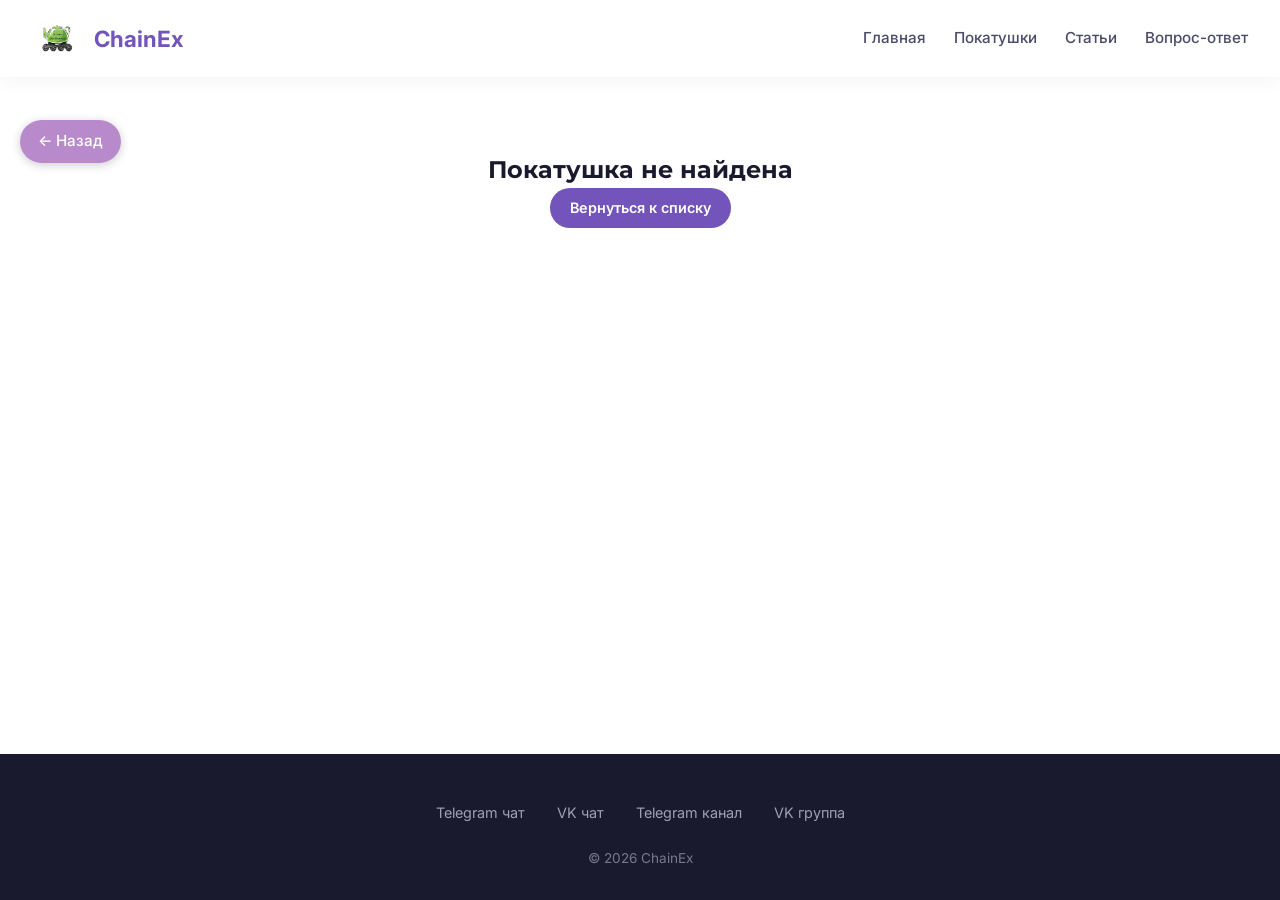
<file: ride-detail.html>
<!DOCTYPE html>
<html lang="ru">
<head>
    <meta charset="UTF-8">
    <meta name="viewport" content="width=device-width, initial-scale=1.0">
    <title>ChainEx — Подробности покатушки</title>
    <link rel="preconnect" href="https://fonts.googleapis.com">
    <link rel="preconnect" href="https://fonts.gstatic.com" crossorigin>
    <link href="https://fonts.googleapis.com/css2?family=Inter:opsz,wght@14..32,400;14..32,600;14..32,700&family=Poppins:wght@400;600;700&display=swap" rel="stylesheet">
    <link rel="stylesheet" href="css/style.css">
    <style>
        body {
            display: flex;
            flex-direction: column;
            min-height: 100vh;
            background: #ffffff;
        }
        main {
            flex: 1;
            padding-top: 30px;
            background: #ffffff;
        }
        .ride-detail-simple {
            max-width: 900px;
            margin: 0 auto;
            background: transparent;
            overflow: hidden;
            box-shadow: none;
        }
        .ride-detail-simple__bg {
            height: 350px;
            background-size: cover;
            background-position: center;
            border-radius: 20px;
            margin-bottom: 30px;
        }
        .ride-detail-simple__content {
            padding: 0 20px;
        }
        .ride-detail-simple__title {
            font-size: 2rem;
            color: #9b59b6;
            margin-bottom: 15px;
        }
        .ride-info-grid {
            display: grid;
            grid-template-columns: repeat(auto-fit, minmax(200px, 1fr));
            gap: 15px;
            margin: 20px 0;
            padding: 20px;
            background: #f8f9fa;
            border-radius: 15px;
        }
        .ride-info-item {
            font-weight: bold;
        }
        .ride-info-item span {
            font-weight: normal;
            color: #2c3e50;
        }
        .section-block {
            margin: 25px 0;
            padding: 20px;
            background: #f8f9fa;
            border-radius: 15px;
        }
        .map-widget {
            width: 100%;
            margin: 15px 0;
            border-radius: 15px;
            overflow: hidden;
        }
        .map-widget iframe {
            width: 100%;
            height: 400px;
            border: none;
        }
        .fixed-back-btn {
            position: fixed;
            top: 120px;
            left: 20px;
            z-index: 1000;
            background: rgba(155, 89, 182, 0.7);
            backdrop-filter: blur(4px);
            color: white;
            padding: 10px 18px;
            border-radius: 40px;
            text-decoration: none;
            font-weight: 500;
            font-size: 0.95rem;
            transition: all 0.3s ease;
            display: flex;
            align-items: center;
            gap: 6px;
            border: none;
            cursor: pointer;
            box-shadow: 0 2px 10px rgba(0,0,0,0.2);
        }
        .fixed-back-btn:hover {
            background: rgba(155, 89, 182, 0.9);
            transform: translateX(-3px);
        }
        @media (max-width: 768px) {
            .fixed-back-btn {
                top: 100px;
                left: 15px;
                padding: 6px 14px;
                font-size: 0.85rem;
            }
        }
    </style>
</head>
<body>
    <a href="rides.html" class="fixed-back-btn">← Назад</a>

    <header class="header">
        <div class="header__container">
            <div class="header__logo-wrapper">
                <img src="images/logo.png" alt="ChainEx" class="header__logo-img" onerror="this.style.display='none'; this.nextSibling.style.display='block'">
                <a href="index.html" class="header__logo">ChainEx</a>
            </div>
            <div class="header__burger" id="burger">☰</div>
            <nav class="header__nav" id="nav">
                <a href="index.html" class="header__link">Главная</a>
                <a href="rides.html" class="header__link">Покатушки</a>
                <a href="articles.html" class="header__link">Статьи</a>
                <a href="faq.html" class="header__link">Вопрос-ответ</a>
            </nav>
        </div>
    </header>

    <main>
        <div class="container">
            <div id="rideDetail" class="ride-detail-simple">Загрузка...</div>
        </div>
    </main>

    <footer class="footer">
        <div class="footer__container">
            <div class="footer__social">
                <a href="https://t.me/+fnqPfX-vsQVmZWNi">Telegram чат</a>
                <a href="https://vk.me/join/92tXtql44DBd1jFhWO5o3m31cNhzG6LH1RU=">VK чат</a>
                <a href="https://t.me/chainexpak">Telegram канал</a>
                <a href="https://vk.com/chainex">VK группа</a>
            </div>
            <p>© 2026 ChainEx</p>
        </div>
    </footer>

    <script src="js/main.js"></script>
    <script>
        const ridesData = [
            {
                id: 1,
                name: "Далеко не поедем #19",
                date: "23 мая 2026",
                time: "16:10",
                location: "метро Черная речка",
                type: "СРЕДНЯЯ",
                distance: 59,
                bgImage: "images/ride1.jpg",
                leader: "Алексей Самарин",
                leaderContact: "@al_samarin",
                pitstops: 2,
                description: "Маршрут достаточно катучий, может получить чуть быстрее по цифрам, чем по ощущениям. Сильно спешить не будем. Вообщем Средняя и Средняя. Приезжайте на всю или часть покатушки. Пора катить в нашем ПАКе Среднетемповых!!!",
                mapIframe: `<div style="position:relative;overflow:hidden;">
                    <a href="https://yandex.ru/maps/2/saint-petersburg/?utm_medium=mapframe&utm_source=maps" style="color:#eee;font-size:12px;position:absolute;top:0px;">Санкт‑Петербург</a>
                    <a href="https://yandex.ru/maps/2/saint-petersburg/?ll=30.317950%2C59.987249&mode=routes&rtext=59.986935%2C30.302822~59.993739%2C30.326949~59.935004%2C30.434816~59.990765%2C30.431973~60.031847%2C30.363905~60.023719%2C30.292804~60.006670%2C30.270636~60.038463%2C30.233430~60.039135%2C30.197422~59.991953%2C30.218586~59.986935%2C30.302822&rtt=bc&ruri=~~~~~~~~~~&utm_medium=mapframe&utm_source=maps&z=10.91" style="color:#eee;font-size:12px;position:absolute;top:14px;">набережная Чёрной речки, 53: как доехать...</a>
                    <iframe src="https://yandex.ru/map-widget/v1/?ll=30.317950%2C59.987249&mode=routes&rtext=59.986935%2C30.302822~59.993739%2C30.326949~59.935004%2C30.434816~59.990765%2C30.431973~60.031847%2C30.363905~60.023719%2C30.292804~60.006670%2C30.270636~60.038463%2C30.233430~60.039135%2C30.197422~59.991953%2C30.218586~59.986935%2C30.302822&rtt=bc&ruri=~~~~~~~~~~&z=10.91" width="100%" height="400" frameborder="1" allowfullscreen="true" style="position:relative; border-radius: 15px;"></iframe>
                </div>`
            },
            {
                id: 2,
                name: "Едем за пышками",
                date: "24 мая 2026",
                time: "14:00",
                location: "Пятак (угол Луначарского и Культуры)",
                type: "ЛАЙТ",
                distance: 20,
                bgImage: "images/ride2.jpg",
                leader: "Андрей Пышкин",
                leaderContact: "@pishkin_and",
                pitstops: 1,
                description: "Чувствуется недостаток пышек в организме! 🥯 И это надо исправлять! Сделаем кружок, перекусим и назад на родной пятак😇 Будем ориентироваться по погоде, возможно отложим старт, если будет мокрый асфальт‼ Но по ветру едем💪",
                mapIframe: `<div style="position:relative;overflow:hidden;">
                    <a href="https://yandex.ru/maps/2/saint-petersburg/?utm_medium=mapframe&utm_source=maps" style="color:#eee;font-size:12px;position:absolute;top:0px;">Санкт‑Петербург</a>
                    <a href="https://yandex.ru/maps/2/saint-petersburg/?ll=30.335870%2C60.012603&mode=routes&rtext=60.035629%2C30.367609~60.009429%2C30.369337~59.999036%2C30.364623~60.002999%2C30.328633~60.001544%2C30.308901~59.994711%2C30.315728~59.989808%2C30.301575~59.986778%2C30.303535~59.993604%2C30.325558~59.996648%2C30.322832~60.001552%2C30.339793~60.012269%2C30.338607~60.012856%2C30.343473~60.025227%2C30.325743~60.038407%2C30.324602~60.031438%2C30.353968~60.037820%2C30.356646~60.035629%2C30.367206&rtt=bc&ruri=~~~~~~~~~~~~~~~~~&utm_medium=mapframe&utm_source=maps&z=12.73" style="color:#eee;font-size:12px;position:absolute;top:14px;">проспект Культуры: как доехать...</a>
                    <iframe src="https://yandex.ru/map-widget/v1/?ll=30.335870%2C60.012603&mode=routes&rtext=60.035629%2C30.367609~60.009429%2C30.369337~59.999036%2C30.364623~60.002999%2C30.328633~60.001544%2C30.308901~59.994711%2C30.315728~59.989808%2C30.301575~59.986778%2C30.303535~59.993604%2C30.325558~59.996648%2C30.322832~60.001552%2C30.339793~60.012269%2C30.338607~60.012856%2C30.343473~60.025227%2C30.325743~60.038407%2C30.324602~60.031438%2C30.353968~60.037820%2C30.356646~60.035629%2C30.367206&rtt=bc&ruri=~~~~~~~~~~~~~~~~~&z=12.73" width="100%" height="400" frameborder="1" allowfullscreen="true" style="position:relative; border-radius: 15px;"></iframe>
                </div>`
            },
            {
                id: 3,
                name: "Улиточная покатушка 🐌",
                date: "31 мая 2026",
                time: "13:00",
                location: "метро Гражданский проспект",
                type: "УльтраЛАЙТ",
                distance: 11.1,
                bgImage: "images/ride3.jpg",
                leader: "Елена Крылова",
                leaderContact: "@ekrylova",
                pitstops: 1,
                description: "Только встал(а) на ролики, боишься города и странных движущихся конусов(людей) - приезжай, проведем за ручку весь маршрут‼ Еще легче покатушки уже не будет😱 Помним про погоду, укуси меня пчела! 🐝 (возможна отмена при дожде)",
                mapIframe: `<div style="position:relative;overflow:hidden;">
                    <a href="https://yandex.ru/maps/2/saint-petersburg/?utm_medium=mapframe&utm_source=maps" style="color:#eee;font-size:12px;position:absolute;top:0px;">Санкт‑Петербург</a>
                    <a href="https://yandex.ru/maps/2/saint-petersburg/?ll=30.399770%2C60.025490&mode=routes&rtext=60.022485%2C30.419071~60.021579%2C30.431505~60.016003%2C30.431774~60.021427%2C30.407809~60.022193%2C30.405461~60.024798%2C30.395277~60.022930%2C30.392633~60.025318%2C30.384211~60.029885%2C30.390187~60.031786%2C30.382886~60.032137%2C30.374831~60.035379%2C30.367557~60.022485%2C30.419071&rtt=bc&ruri=~~~~~~~~~~~~&utm_medium=mapframe&utm_source=maps&z=12.82" style="color:#eee;font-size:12px;position:absolute;top:14px;">Муринский парк: как доехать...</a>
                    <iframe src="https://yandex.ru/map-widget/v1/?ll=30.399770%2C60.025490&mode=routes&rtext=60.022485%2C30.419071~60.021579%2C30.431505~60.016003%2C30.431774~60.021427%2C30.407809~60.022193%2C30.405461~60.024798%2C30.395277~60.022930%2C30.392633~60.025318%2C30.384211~60.029885%2C30.390187~60.031786%2C30.382886~60.032137%2C30.374831~60.035379%2C30.367557~60.022485%2C30.419071&rtt=bc&ruri=~~~~~~~~~~~~&z=12.82" width="100%" height="400" frameborder="1" allowfullscreen="true" style="position:relative; border-radius: 15px;"></iframe>
                </div>`
            },
            {
                id: 4,
                name: "Уставший Тюленчик за вкусняшкой",
                date: "02 июня 2026",
                time: "19:20",
                location: "метро Пионерская",
                type: "ЛАЙТ",
                distance: 30,
                bgImage: "images/ride4.jpg",
                leader: "Андрей Пышкин",
                leaderContact: "@pishkin_and",
                pitstops: 1,
                description: "Сделаем кружок, перекусим пиццайкой и вернемся на Пионерку😇",
                mapIframe: `<div style="position:relative;overflow:hidden;">
                    <a href="https://yandex.ru/maps/2/saint-petersburg/?utm_medium=mapframe&utm_source=maps" style="color:#eee;font-size:12px;position:absolute;top:0px;">Санкт‑Петербург</a>
                    <a href="https://yandex.ru/maps/2/saint-petersburg/?ll=30.359624%2C59.973031&mode=routes&rtext=60.002506%2C30.296752~59.983220%2C30.305526~59.958897%2C30.339839~59.959024%2C30.388951~59.947393%2C30.406320~59.942927%2C30.416245~59.958337%2C30.422433~59.969335%2C30.407022~59.970230%2C30.386635~59.979604%2C30.381925~59.988064%2C30.368169~59.996213%2C30.380585~60.003236%2C30.329434~60.002678%2C30.296910~60.002506%2C30.296752&rtt=bc&ruri=~~~~~~~~~~~~~~&utm_medium=mapframe&utm_source=maps&z=11.86" style="color:#eee;font-size:12px;position:absolute;top:14px;">Коломяжский проспект, 24: как доехать...</a>
                    <iframe src="https://yandex.ru/map-widget/v1/?ll=30.359624%2C59.973031&mode=routes&rtext=60.002506%2C30.296752~59.983220%2C30.305526~59.958897%2C30.339839~59.959024%2C30.388951~59.947393%2C30.406320~59.942927%2C30.416245~59.958337%2C30.422433~59.969335%2C30.407022~59.970230%2C30.386635~59.979604%2C30.381925~59.988064%2C30.368169~59.996213%2C30.380585~60.003236%2C30.329434~60.002678%2C30.296910~60.002506%2C30.296752&rtt=bc&ruri=~~~~~~~~~~~~~~&z=11.86" width="100%" height="400" frameborder="1" allowfullscreen="true" style="position:relative; border-radius: 15px;"></iframe>
                </div>`
            }
        ];

        function isUserRegistered(rideId) {
            const reg = localStorage.getItem('rideRegistrations');
            const registrations = reg ? JSON.parse(reg) : {};
            return registrations[rideId] === true;
        }

        function toggleRegistrationOnDetail(rideId, btnElement) {
            let registrations = localStorage.getItem('rideRegistrations');
            registrations = registrations ? JSON.parse(registrations) : {};
            if (registrations[rideId]) {
                delete registrations[rideId];
                btnElement.textContent = '+ Я еду';
                btnElement.classList.remove('btn--success');
                btnElement.classList.add('btn--primary');
            } else {
                registrations[rideId] = true;
                btnElement.textContent = '✅ Вы записаны!';
                btnElement.classList.remove('btn--primary');
                btnElement.classList.add('btn--success');
            }
            localStorage.setItem('rideRegistrations', JSON.stringify(registrations));
        }

        const urlParams = new URLSearchParams(window.location.search);
        const rideId = parseInt(urlParams.get('id'));
        const ride = ridesData.find(r => r.id === rideId);
        const container = document.getElementById('rideDetail');

        if (ride) {
            const isRegistered = isUserRegistered(ride.id);
            container.innerHTML = `
                <div class="ride-detail-simple__bg" style="background: linear-gradient(rgba(0,0,0,0.4), rgba(0,0,0,0.6)), url('${ride.bgImage}'); background-size: cover; background-position: center;"></div>
                <div class="ride-detail-simple__content">
                    <div style="display: flex; justify-content: space-between; align-items: center; flex-wrap: wrap; gap: 15px; margin-bottom: 20px;">
                        <h1 class="ride-detail-simple__title" style="margin-bottom: 0;">${ride.name}</h1>
                        <button class="btn ${isRegistered ? 'btn--success' : 'btn--primary'}" id="detailJoinBtn" data-id="${ride.id}" style="padding: 10px 24px; font-size: 1rem; white-space: nowrap;">${isRegistered ? '✅ Вы записаны!' : '+ Я еду'}</button>
                    </div>
                    <div class="ride-info-grid">
                        <div class="ride-info-item">Дата: <span>${ride.date} в ${ride.time}</span></div>
                        <div class="ride-info-item">Место: <span>${ride.location}</span></div>
                        <div class="ride-info-item">Тип: <span>${ride.type}</span></div>
                        <div class="ride-info-item">Дистанция: <span>${ride.distance} км</span></div>
                    </div>
                    <div class="section-block">
                        <h3>О событии</h3>
                        <p><strong>Ведущий:</strong> ${ride.leader} (${ride.leaderContact})</p>
                        <p><strong>Питстопов:</strong> ${ride.pitstops}</p>
                        <p>${ride.description}</p>
                    </div>
                    <div class="section-block">
                        <h3>Маршрут</h3>
                        <div class="map-widget">${ride.mapIframe}</div>
                        <p><small>Место встречи: ${ride.location}</small></p>
                        <p><small>Геопозиция в Telegram: @chainex_rides</small></p>
                    </div>
                </div>
            `;
            const joinBtn = document.getElementById('detailJoinBtn');
            if (joinBtn) {
                joinBtn.addEventListener('click', () => {
                    toggleRegistrationOnDetail(ride.id, joinBtn);
                });
            }
        } else {
            container.innerHTML = `<div style="text-align: center; padding: 50px;"><h2>Покатушка не найдена</h2><a href="rides.html" class="btn btn--primary">Вернуться к списку</a></div>`;
        }
    </script>
</body>
</html>
</file>
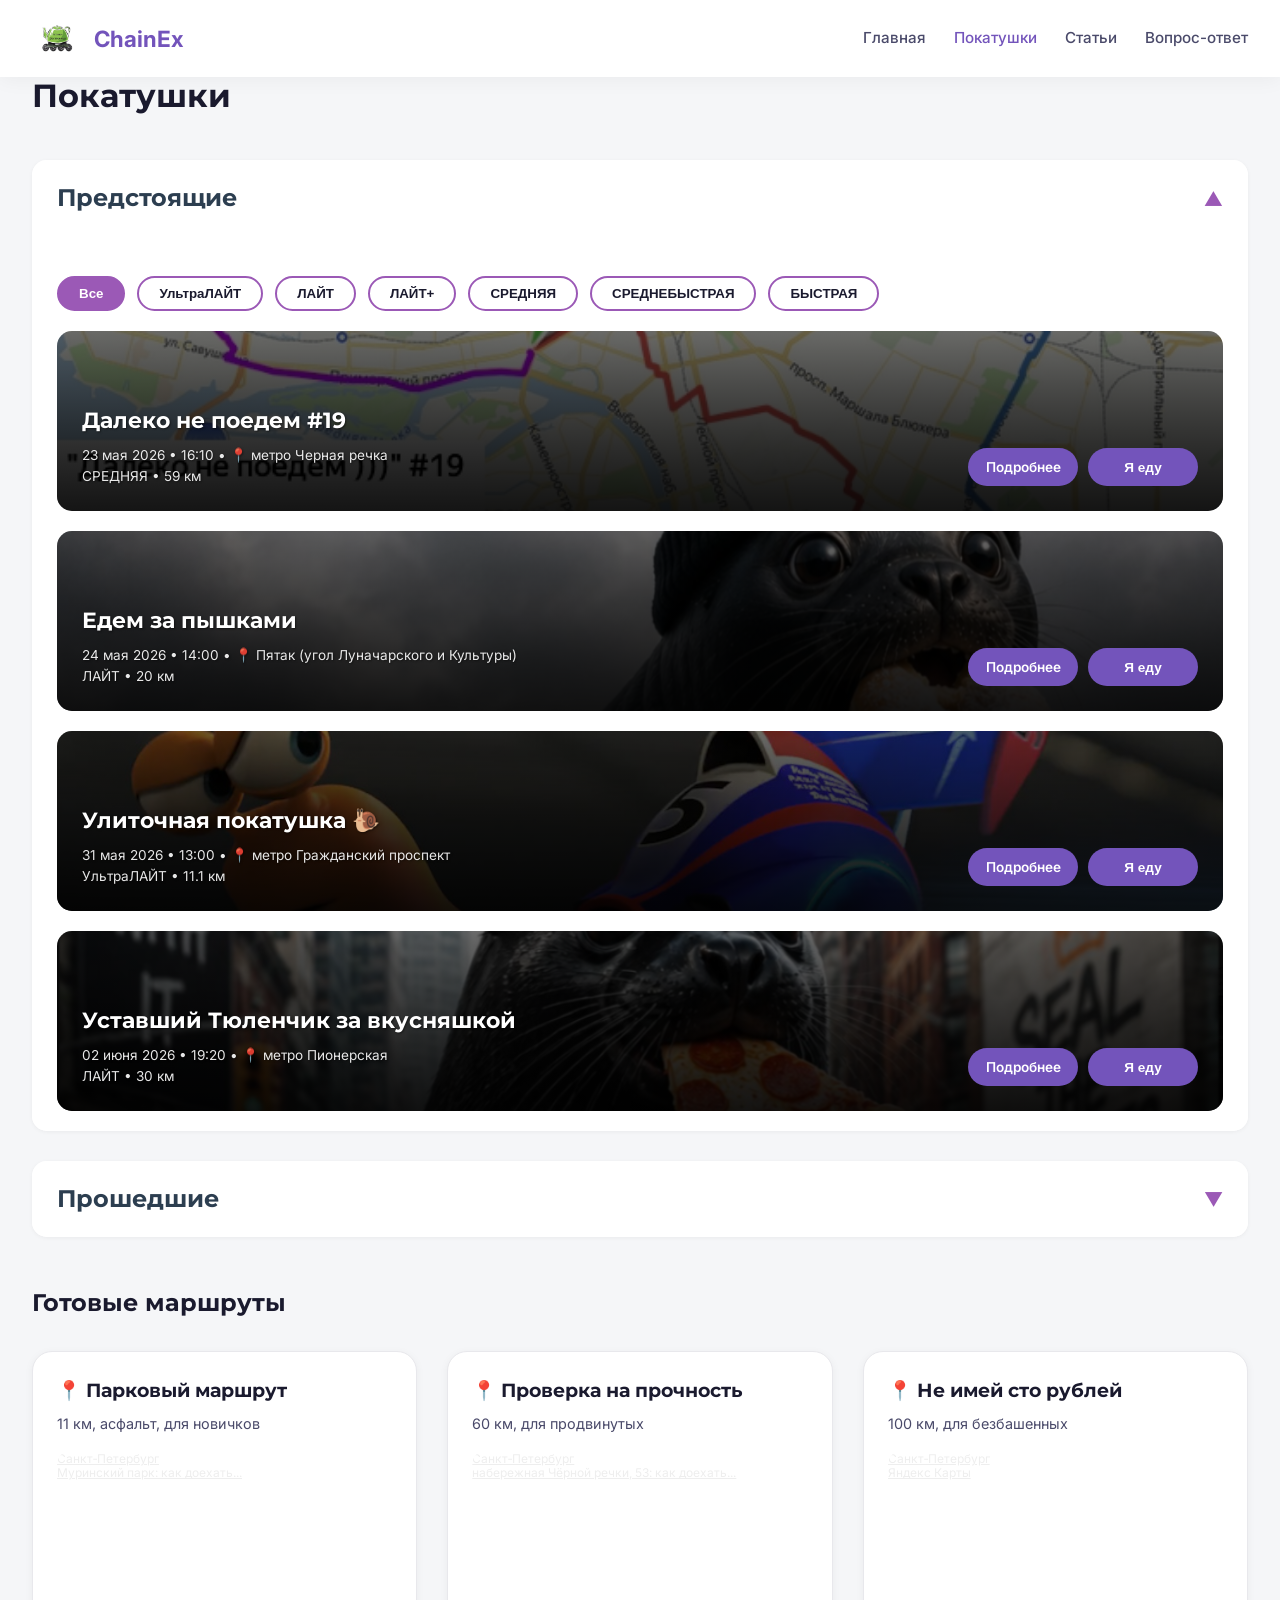
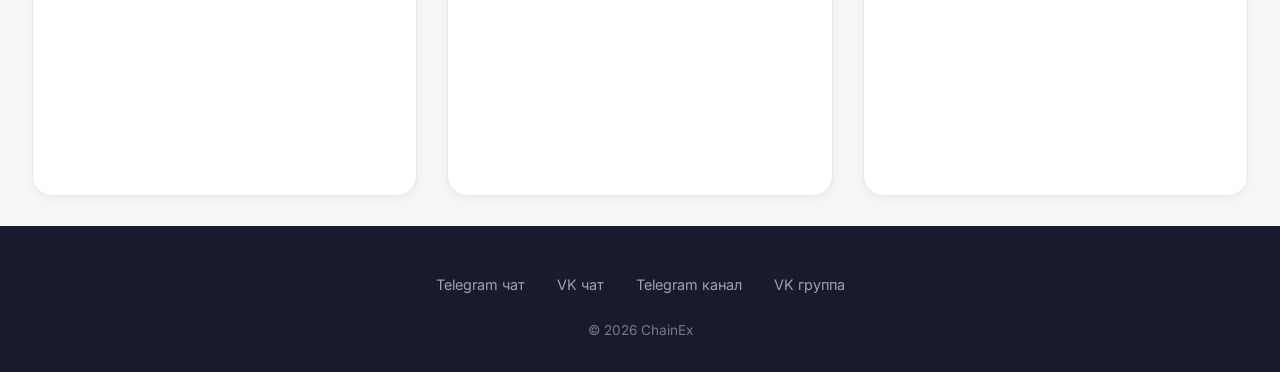
<file: rides.html>
<!DOCTYPE html>
<html lang="ru">
<head>
    <meta charset="UTF-8">
    <meta name="viewport" content="width=device-width, initial-scale=1.0">
    <title>ChainEx — Покатушки</title>
    <link rel="preconnect" href="https://fonts.googleapis.com">
    <link rel="preconnect" href="https://fonts.gstatic.com" crossorigin>
    <link href="https://fonts.googleapis.com/css2?family=Inter:opsz,wght@14..32,400;14..32,600;14..32,700&family=Poppins:wght@400;600;700&display=swap" rel="stylesheet">
    <link rel="stylesheet" href="css/style.css">
    <style>
        body {
            display: flex;
            flex-direction: column;
            min-height: 100vh;
        }
        main {
            flex: 1;
        }
        .collapse-section {
            margin-bottom: 30px;
            background: #ffffff;
            border-radius: 15px;
            overflow: hidden;
            box-shadow: 0 1px 4px rgba(0, 0, 0, 0.05);
        }
        .collapse-header {
            display: flex;
            justify-content: space-between;
            align-items: center;
            padding: 20px 25px;
            cursor: pointer;
            background: #ffffff;
            transition: background 0.3s;
        }
        .collapse-header:hover {
            background: #ebedee;
        }
        .collapse-header h2 {
            margin: 0;
            font-size: 1.5rem;
            color: #2c3e50;
        }
        .collapse-arrow {
            transition: transform 0.3s ease;
            font-size: 1.2rem;
            color: #9b59b6;
        }
        .collapse-section.active .collapse-arrow {
            transform: rotate(180deg);
        }
        .collapse-content {
            display: none;
            padding: 20px 25px;
            background: #ffffff;
        }
        .collapse-section.active .collapse-content {
            display: block;
        }
        .ride-types__list {
            display: flex;
            flex-wrap: wrap;
            gap: 12px;
            margin: 20px 0;
        }
        .ride-type-btn {
            padding: 8px 20px;
            border: 2px solid #9b59b6;
            background: transparent;
            border-radius: 50px;
            cursor: pointer;
            font-weight: 600;
            transition: 0.3s;
        }
        .ride-type-btn:hover,
        .ride-type-btn.active {
            background: #9b59b6;
            color: white;
        }
        .ride-list-item {
            background-size: cover;
            background-position: center;
            border-radius: 15px;
            padding: 25px;
            display: flex;
            justify-content: space-between;
            align-items: flex-end;
            flex-wrap: wrap;
            gap: 15px;
            position: relative;
            min-height: 180px;
            margin-bottom: 20px;
        }
        .ride-list-item::before {
            content: '';
            position: absolute;
            bottom: 0;
            left: 0;
            right: 0;
            top: 0;
            background: linear-gradient(to top, rgba(0,0,0,0.8), rgba(0,0,0,0.3));
            border-radius: 15px;
            z-index: 1;
        }
        .ride-list-item:last-child {
            margin-bottom: 0;
        }
        .ride-list-item__info {
            position: relative;
            z-index: 2;
            color: white;
            text-shadow: 1px 1px 2px rgba(0,0,0,0.5);
            flex: 2;
        }
        .ride-list-item__info h3 {
            font-size: 1.4rem;
            margin-bottom: 8px;
            color: white;
        }
        .ride-list-item__actions {
            position: relative;
            z-index: 2;
            display: flex;
            gap: 10px;
            align-items: center;
            flex-wrap: wrap;
        }
        .past-ride-item {
            background-size: cover;
            background-position: center;
            border-radius: 15px;
            padding: 25px;
            display: flex;
            justify-content: space-between;
            align-items: flex-end;
            flex-wrap: wrap;
            gap: 15px;
            position: relative;
            min-height: 180px;
            margin-bottom: 20px;
        }
        .past-ride-item::before {
            content: '';
            position: absolute;
            bottom: 0;
            left: 0;
            right: 0;
            top: 0;
            background: linear-gradient(to top, rgba(0,0,0,0.8), rgba(0,0,0,0.3));
            border-radius: 15px;
            z-index: 1;
        }
        .past-ride-item:last-child {
            margin-bottom: 0;
        }
        .past-ride-item__info {
            position: relative;
            z-index: 2;
            color: white;
            text-shadow: 1px 1px 2px rgba(0,0,0,0.5);
        }
        .past-ride-item__info h3 {
            font-size: 1.4rem;
            margin-bottom: 8px;
            color: white;
        }
        .past-ride-item__actions {
            position: relative;
            z-index: 2;
        }
        .empty-message {
            text-align: center;
            padding: 40px;
            background: #f8f9fa;
            border-radius: 15px;
            color: #7f8c8d;
            font-size: 1.1rem;
        }
        .ride-count {
            font-weight: bold;
            color: #2ecc71;
            background: rgba(0,0,0,0.5);
            padding: 5px 10px;
            border-radius: 20px;
        }
        .map-widget {
            width: 100%;
            margin: 15px 0;
            border-radius: 15px;
            overflow: hidden;
        }
        .map-widget iframe {
            width: 100%;
            height: 300px;
            border: none;
        }
    </style>
</head>
<body>
    <header class="header">
        <div class="header__container">
            <div class="header__logo-wrapper">
                <img src="images/logo.png" alt="ChainEx" class="header__logo-img" onerror="this.style.display='none'; this.nextSibling.style.display='block'">
                <a href="index.html" class="header__logo">ChainEx</a>
            </div>
            <div class="header__burger" id="burger">☰</div>
            <nav class="header__nav" id="nav">
                <a href="index.html" class="header__link">Главная</a>
                <a href="rides.html" class="header__link header__link--active">Покатушки</a>
                <a href="articles.html" class="header__link">Статьи</a>
                <a href="faq.html" class="header__link">Вопрос-ответ</a>
            </nav>
        </div>
    </header>

    <main>
        <div class="container">
            <h1>Покатушки</h1>

            <div class="collapse-section active" id="upcomingSection" style="margin-top: 40px;">
                <div class="collapse-header">
                    <h2>Предстоящие</h2>
                    <span class="collapse-arrow">▼</span>
                </div>
                <div class="collapse-content">
                    <div class="ride-types__list">
                        <button class="ride-type-btn active" data-type="all">Все</button>
                        <button class="ride-type-btn" data-type="УльтраЛАЙТ">УльтраЛАЙТ</button>
                        <button class="ride-type-btn" data-type="ЛАЙТ">ЛАЙТ</button>
                        <button class="ride-type-btn" data-type="ЛАЙТ+">ЛАЙТ+</button>
                        <button class="ride-type-btn" data-type="СРЕДНЯЯ">СРЕДНЯЯ</button>
                        <button class="ride-type-btn" data-type="СРЕДНЕБЫСТРАЯ">СРЕДНЕБЫСТРАЯ</button>
                        <button class="ride-type-btn" data-type="БЫСТРАЯ">БЫСТРАЯ</button>
                    </div>
                    <div id="upcomingRidesList"></div>
                </div>
            </div>

            <div class="collapse-section" id="pastSection">
                <div class="collapse-header">
                    <h2>Прошедшие</h2>
                    <span class="collapse-arrow">▼</span>
                </div>
                <div class="collapse-content">
                    <div id="pastRidesList"></div>
                </div>
            </div>

            <section class="routes">
                <h1>Готовые маршруты</h1>
                <div class="routes-grid" id="routesGrid"></div>
            </section>
        </div>
    </main>

    <footer class="footer">
        <div class="footer__container">
            <div class="footer__social">
                <a href="https://t.me/+fnqPfX-vsQVmZWNi">Telegram чат</a>
                <a href="https://vk.me/join/92tXtql44DBd1jFhWO5o3m31cNhzG6LH1RU=">VK чат</a>
                <a href="https://t.me/chainexpak">Telegram канал</a>
                <a href="https://vk.com/chainex">VK группа</a>
            </div>
            <p>© 2026 ChainEx</p>
        </div>
    </footer>

    <script src="js/main.js"></script>
    <script src="js/rides.js"></script>
    <script>
        document.querySelectorAll('.collapse-section').forEach(section => {
            const header = section.querySelector('.collapse-header');
            header.addEventListener('click', () => {
                section.classList.toggle('active');
            });
        });

        document.querySelectorAll('.ride-type-btn').forEach(btn => {
            btn.addEventListener('click', () => {
                const filter = btn.dataset.type;
                document.querySelectorAll('.ride-type-btn').forEach(b => b.classList.remove('active'));
                btn.classList.add('active');
                if (window.setFilter) {
                    window.setFilter(filter);
                }
            });
        });
    </script>
</body>
</html>
</file>
<file: css/style.css>
@import url("https://fonts.googleapis.com/css2?family=Inter:opsz,wght@14..32,400;14..32,500;14..32,600;14..32,700&family=Montserrat:wght@400;500;600;700;800&display=swap");

* {
  margin: 0;
  padding: 0;
  box-sizing: border-box;
}

body {
  font-family: "Inter", sans-serif;
  background: #f5f6f8;
  color: #1a1a2e;
  line-height: 1.5;
  display: flex;
  flex-direction: column;
  min-height: 100vh;
  padding-top: 72px;
}

main {
  flex: 1;
}

h1, h2, h3 {
  font-family: "Montserrat", sans-serif;
  font-weight: 700;
}

.container {
  max-width: 1280px;
  margin: 0 auto;
  padding: 0 32px;
}

.section-title {
  font-size: 1.75rem;
  margin-bottom: 32px;
  text-align: center;
  color: #1a1a2e;
  letter-spacing: -0.02em;
}

.section-title--left {
  text-align: left;
}

.btn {
  display: inline-flex;
  align-items: center;
  justify-content: center;
  padding: 10px 20px;
  border: none;
  border-radius: 40px;
  cursor: pointer;
  font-weight: 600;
  transition: all 0.25s ease;
  text-decoration: none;
  font-size: 0.9rem;
  white-space: nowrap;
  height: 40px;
}

.btn--primary {
  background: #7354bb;
  color: white;
}

.btn--primary:hover {
  background: #5e3fa3;
  transform: translateY(-2px);
}

.btn--secondary {
  background: #f0f2f5;
  color: #1a1a2e;
  border: 1px solid #d0d2d6;
}

.btn--secondary:hover {
  background: #e4e6e9;
  transform: translateY(-2px);
}

.btn--success {
  background: #2ecc71;
  color: white;
}

.btn--success:hover {
  background: #27ae60;
  transform: translateY(-2px);
}

.header {
  background: #ffffff;
  box-shadow: 0 2px 20px rgba(0, 0, 0, 0.05);
  position: fixed;
  top: 0;
  left: 0;
  right: 0;
  z-index: 1000;
}

.header__container {
  display: flex;
  justify-content: space-between;
  align-items: center;
  max-width: 1280px;
  margin: 0 auto;
  padding: 16px 32px;
}

.header__logo-wrapper {
  display: flex;
  align-items: center;
  gap: 10px;
}

.header__logo-img {
  height: 45px;
  width: auto;
  display: block;
}

.header__logo {
  font-size: 1.4rem;
  font-weight: 700;
  color: #7354bb;
  text-decoration: none;
}

.header__nav {
  display: flex;
  gap: 28px;
}

.header__link {
  text-decoration: none;
  color: #4a4a6a;
  font-weight: 500;
  transition: color 0.25s ease;
  font-size: 0.95rem;
}

.header__link:hover,
.header__link--active {
  color: #7354bb;
}

.header__burger {
  display: none;
  font-size: 1.6rem;
  cursor: pointer;
  color: #1a1a2e;
}

.hero {
  position: relative;
  min-height: 65vh;
  display: flex;
  align-items: center;
  justify-content: center;
  text-align: center;
  color: white;
}

.hero--with-bg {
  background: linear-gradient(135deg, #5e3fa3, #7354bb);
}

.hero__bg {
  position: absolute;
  top: 0;
  left: 0;
  width: 100%;
  height: 100%;
  overflow: hidden;
  z-index: 0;
}

.hero__image {
  width: 100%;
  height: 100%;
  object-fit: cover;
  filter: brightness(0.4);
}

.hero__content {
  position: relative;
  z-index: 1;
  padding: 0 20px;
}

.hero__title {
  font-size: 2.5rem;
  margin-bottom: 16px;
}

.hero__subtitle {
  font-size: 1.1rem;
  opacity: 0.9;
}

.carousel-section {
  padding: 60px 0;
  background: #ffffff;
}

.carousel {
  position: relative;
  display: flex;
  align-items: center;
  gap: 8px;
}

.carousel__track-container {
  overflow-x: auto;
  scroll-behavior: smooth;
  scrollbar-width: thin;
  flex: 1;
  padding: 20px 0;
  margin: 0 30px;
}

.carousel__track {
  display: flex;
  gap: 24px;
  width: fit-content;
}

.carousel__slide {
  width: 550px;
  flex-shrink: 0;
  cursor: pointer;
}

.carousel__card {
  background-size: cover;
  background-position: center;
  border-radius: 20px;
  padding: 20px;
  height: 400px;
  display: flex;
  flex-direction: column;
  justify-content: space-between;
  color: white;
  transition: transform 0.3s ease;
  position: relative;
}

.carousel__card::before {
  content: '';
  position: absolute;
  bottom: 0;
  left: 0;
  right: 0;
  height: 50%;
  background: linear-gradient(to top, rgba(0,0,0,0.7), rgba(0,0,0,0));
  z-index: 1;
  border-radius: 20px;
}

.carousel__badge {
  background: rgba(0, 0, 0, 0.65);
  backdrop-filter: blur(4px);
  display: inline-block;
  padding: 6px 14px;
  border-radius: 30px;
  font-size: 0.8rem;
  width: fit-content;
  position: relative;
  z-index: 2;
  font-weight: 600;
}

.carousel__title {
  font-size: 1.3rem;
  font-weight: 700;
  margin: 10px 0 5px;
  position: relative;
  z-index: 2;
  text-shadow: 1px 1px 2px rgba(0,0,0,0.5);
}

.carousel__info {
  font-size: 0.85rem;
  opacity: 0.95;
  position: relative;
  z-index: 2;
  text-shadow: 1px 1px 2px rgba(0,0,0,0.5);
}

.carousel__bottom {
  display: flex;
  justify-content: space-between;
  align-items: flex-end;
  position: relative;
  z-index: 2;
}

.carousel__left {
  flex: 1;
}

.carousel__join {
  width: fit-content;
  margin-left: 15px;
  height: 40px;
  padding: 0 20px;
  display: inline-flex;
  align-items: center;
  justify-content: center;
}

.carousel__card:hover {
  transform: translateY(-6px);
  box-shadow: 0 20px 30px -12px rgba(0, 0, 0, 0.2);
}

.carousel__btn {
  background: rgba(115, 84, 187, 0.85);
  backdrop-filter: blur(4px);
  color: white;
  border: none;
  width: 48px;
  height: 48px;
  border-radius: 50%;
  cursor: pointer;
  font-size: 1.4rem;
  transition: all 0.25s ease;
  flex-shrink: 0;
}

.carousel__btn:hover {
  background: #7354bb;
  transform: scale(1.05);
}

.about-community {
  padding: 60px 0;
  background: #ffffff;
}

.about-community__wrapper {
  display: flex;
  align-items: center;
  justify-content: space-between;
  gap: 60px;
  flex-wrap: wrap;
}

.about-community__text {
  flex: 1;
  min-width: 280px;
}

.about-community__text p {
  margin: 20px 0;
  font-size: 1rem;
  line-height: 1.6;
  color: #4a4a6a;
}

.about-community__image {
  flex: 0 0 400px;
  text-align: center;
}

.about-community__image img {
  width: 100%;
  max-width: 100%;
  height: auto;
  border-radius: 24px;
  box-shadow: 0 20px 30px -12px rgba(0, 0, 0, 0.1);
}

.leaders {
  padding: 60px 0;
  background: #f5f6f8;
}

.leaders__grid {
  display: grid;
  grid-template-columns: repeat(auto-fit, minmax(260px, 1fr));
  gap: 32px;
}

.leader-card {
  background: #ffffff;
  border-radius: 20px;
  padding: 24px;
  transition: transform 0.25s ease;
  text-align: center;
  box-shadow: 0 4px 12px rgba(0, 0, 0, 0.05);
  border: 1px solid #e8e8ec;
}

.leader-card:hover {
  transform: translateY(-6px);
}

.leader-card__img {
  width: 200px;
  height: 230px;
}

.leader-card h3 {
  margin-bottom: 6px;
  font-size: 1.2rem;
  color: #1a1a2e;
}

.leader-card p {
  font-size: 0.85rem;
  color: #7354bb;
  font-weight: 500;
  margin-bottom: 8px;
}

.leader-card__contacts {
  font-size: 0.85rem;
  color: #4a4a6a;
}

.ride-types__list {
  display: flex;
  flex-wrap: wrap;
  gap: 12px;
  margin: 24px 0 20px;
}

.ride-type-btn {
  padding: 8px 20px;
  border: 1.5px solid #7354bb;
  background: transparent;
  border-radius: 40px;
  cursor: pointer;
  font-weight: 500;
  transition: 0.2s;
  color: #1a1a2e;
}

.ride-type-btn:hover,
.ride-type-btn.active {
  background: #7354bb;
  color: white;
}

.rides-list {
  display: flex;
  flex-direction: column;
  gap: 20px;
  margin: 30px 0;
  max-height: 600px;
  overflow-y: auto;
  padding-right: 10px;
}

.past-rides-list {
  display: flex;
  flex-direction: column;
  gap: 20px;
  margin: 30px 0;
  max-height: 500px;
  overflow-y: auto;
  padding-right: 10px;
}

.ride-list-item {
  background-size: cover;
  background-position: center;
  border-radius: 20px;
  padding: 24px;
  display: flex;
  justify-content: space-between;
  align-items: flex-end;
  flex-wrap: wrap;
  gap: 16px;
  position: relative;
  min-height: 220px;
}

.ride-list-item::before {
  content: '';
  position: absolute;
  bottom: 0;
  left: 0;
  right: 0;
  top: 0;
  background: linear-gradient(to top, rgba(0,0,0,0.7), rgba(0,0,0,0.2));
  border-radius: 20px;
  z-index: 1;
}

.ride-list-item__info {
  position: relative;
  z-index: 2;
  color: white;
}

.ride-list-item__info h3 {
  font-size: 1.3rem;
  margin-bottom: 8px;
}

.ride-list-item__info p {
  font-size: 0.85rem;
  opacity: 0.9;
}

.ride-list-item__actions {
  position: relative;
  z-index: 2;
  display: flex;
  gap: 12px;
}

.ride-list-item__actions .btn,
.ride-list-item__actions .join-btn {
  min-width: 110px;
  padding: 8px 16px;
  border-radius: 40px;
  font-size: 0.85rem;
  height: 38px;
}

.past-ride-item {
  background-size: cover;
  background-position: center;
  border-radius: 20px;
  padding: 24px;
  display: flex;
  justify-content: space-between;
  align-items: flex-end;
  flex-wrap: wrap;
  gap: 16px;
  position: relative;
  min-height: 160px;
}

.past-ride-item::before {
  content: '';
  position: absolute;
  bottom: 0;
  left: 0;
  right: 0;
  top: 0;
  background: linear-gradient(to top, rgba(0,0,0,0.7), rgba(0,0,0,0.2));
  border-radius: 20px;
  z-index: 1;
}

.past-ride-item__info {
  position: relative;
  z-index: 2;
  color: white;
}

.past-ride-item__info h3 {
  font-size: 1.2rem;
  margin-bottom: 6px;
}

.routes {
  margin-top: 48px;
}

.routes-grid {
  display: grid;
  grid-template-columns: repeat(auto-fit, minmax(300px, 1fr));
  gap: 30px;
  margin: 30px 0;
}

.route-card {
  background: #ffffff;
  border-radius: 20px;
  padding: 24px;
  transition: transform 0.2s;
  box-shadow: 0 2px 8px rgba(0, 0, 0, 0.05);
  border: 1px solid #e8e8ec;
}

.route-card:hover {
  transform: translateY(-4px);
}

.route-card h3 {
  margin-bottom: 8px;
  font-size: 1.2rem;
}

.route-card p {
  color: #4a4a6a;
  font-size: 0.9rem;
  margin-bottom: 16px;
}

.map-widget {
  margin-top: 12px;
  border-radius: 16px;
  overflow: hidden;
}

.map-widget iframe {
  width: 100%;
  height: 280px;
  border: none;
}

.articles-intro {
  text-align: center;
  margin: 40px 0 20px;
}

.articles-grid {
  display: grid;
  grid-template-columns: repeat(auto-fit, minmax(280px, 1fr));
  gap: 30px;
  margin: 40px 0;
}

.article-card {
  background: #ffffff;
  border-radius: 20px;
  padding: 24px;
  transition: transform 0.2s;
  display: flex;
  flex-direction: column;
  justify-content: space-between;
  box-shadow: 0 2px 8px rgba(0, 0, 0, 0.05);
  border: 1px solid #e8e8ec;
  height: 100%;
}

.article-card:hover {
  transform: translateY(-4px);
}

.article-card h3 {
  margin-bottom: 16px;
  color: #1a1a2e;
  font-size: 1.2rem;
}

.faq-list {
  margin: 40px 0;
}

.faq-item {
  margin-bottom: 16px;
  border-radius: 16px;
  background: #ffffff;
  border: 1px solid #e8e8ec;
}

.faq-item__question {
  font-weight: 600;
  padding: 18px 22px;
  cursor: pointer;
  display: flex;
  justify-content: space-between;
  align-items: center;
  color: #1a1a2e;
}

.faq-item__question:hover {
  background: #f8f9fc;
}

.faq-item__arrow {
  transition: transform 0.25s ease;
  font-size: 0.75rem;
  color: #7354bb;
}

.faq-item.active .faq-item__arrow {
  transform: rotate(180deg);
}

.faq-item__answer {
  padding: 18px 22px 18px 22px;
  display: none;
  border-top: 1px solid #e8e8ec;
  color: #4a4a6a;
  line-height: 1.6;
}

.faq-item.active .faq-item__answer {
  display: block;
}

.faq-notfound {
  text-align: center;
  padding: 32px;
  background: #f8f9fc;
  border-radius: 20px;
  margin: 40px 0;
  border: 1px solid #e8e8ec;
}

.faq-notfound__link {
  color: #7354bb;
  text-decoration: none;
  font-weight: 500;
}

.empty-message {
  text-align: center;
  padding: 40px;
  background: #f8f9fc;
  border-radius: 20px;
  color: #7a7a9a;
  font-size: 1rem;
}

.ride-detail-simple {
  max-width: 900px;
  margin: 0 auto;
}

.ride-detail-simple__bg {
  height: 350px;
  background-size: cover;
  background-position: center;
  border-radius: 20px;
  margin-bottom: 30px;
}

.ride-detail-simple__content {
  padding: 0 20px;
}

.ride-detail-simple__title {
  font-size: 2rem;
  color: #7354bb;
  margin-bottom: 15px;
}

.ride-info-grid {
  display: grid;
  grid-template-columns: repeat(auto-fit, minmax(200px, 1fr));
  gap: 15px;
  margin: 20px 0;
  padding: 20px;
  background: #f8f9fc;
  border-radius: 20px;
  border: 1px solid #e8e8ec;
}

.section-block {
  margin: 25px 0;
  padding: 20px;
  background: #f8f9fc;
  border-radius: 20px;
  border: 1px solid #e8e8ec;
}

.footer {
  background: #1a1a2e;
  color: #a0a0b0;
  padding: 48px 0 32px;
}

.footer__container {
  max-width: 1280px;
  margin: 0 auto;
  padding: 0 32px;
  text-align: center;
}

.footer__social {
  display: flex;
  justify-content: center;
  gap: 32px;
  flex-wrap: wrap;
  margin-bottom: 24px;
}

.footer__social a {
  color: #a0a0b0;
  text-decoration: none;
  transition: color 0.25s ease;
  font-size: 0.9rem;
}

.footer__social a:hover {
  color: #7354bb;
}

.footer p {
  font-size: 0.85rem;
  opacity: 0.7;
}

@media (max-width: 900px) {
  .carousel__slide {
    width: 400px;
  }
  .about-community__image {
    flex: 0 0 300px;
  }
}

@media (max-width: 768px) {
  .container {
    padding: 0 20px;
  }
  .header__container {
    padding: 14px 20px;
  }
  .header__nav {
    display: none;
    flex-direction: column;
    position: absolute;
    top: 68px;
    left: 0;
    right: 0;
    background: #ffffff;
    padding: 20px;
    text-align: center;
    gap: 16px;
  }
  .header__nav--open {
    display: flex;
  }
  .header__burger {
    display: block;
  }
  .hero {
    min-height: 50vh;
  }
  .hero__title {
    font-size: 1.8rem;
  }
  .carousel__slide {
    width: 300px;
  }
  .carousel__bottom {
    flex-direction: column;
    align-items: flex-start;
    gap: 10px;
  }
  .carousel__join {
    margin-left: 0;
  }
  .carousel__btn {
    width: 36px;
    height: 36px;
    font-size: 1.2rem;
  }
  .carousel__track-container {
    margin: 0 12px;
  }
  .about-community__wrapper {
    flex-direction: column;
    text-align: center;
  }
  .about-community__text {
    text-align: left;
  }
  .about-community__image {
    max-width: 280px;
  }
  .ride-list-item {
    flex-direction: column;
    align-items: flex-start;
  }
  .ride-list-item__actions {
    justify-content: flex-start;
  }
  .past-ride-item {
    flex-direction: column;
    align-items: flex-start;
  }
  .routes-grid {
    gap: 20px;
  }
  .ride-detail-simple__title {
    font-size: 1.5rem;
  }
}

@media (max-width: 576px) {
  .container {
    padding: 0 16px;
  }
  .section-title {
    font-size: 1.5rem;
  }
  .carousel__slide {
    width: 260px;
  }
  .carousel__card {
    height: 350px;
  }
}
</file>
